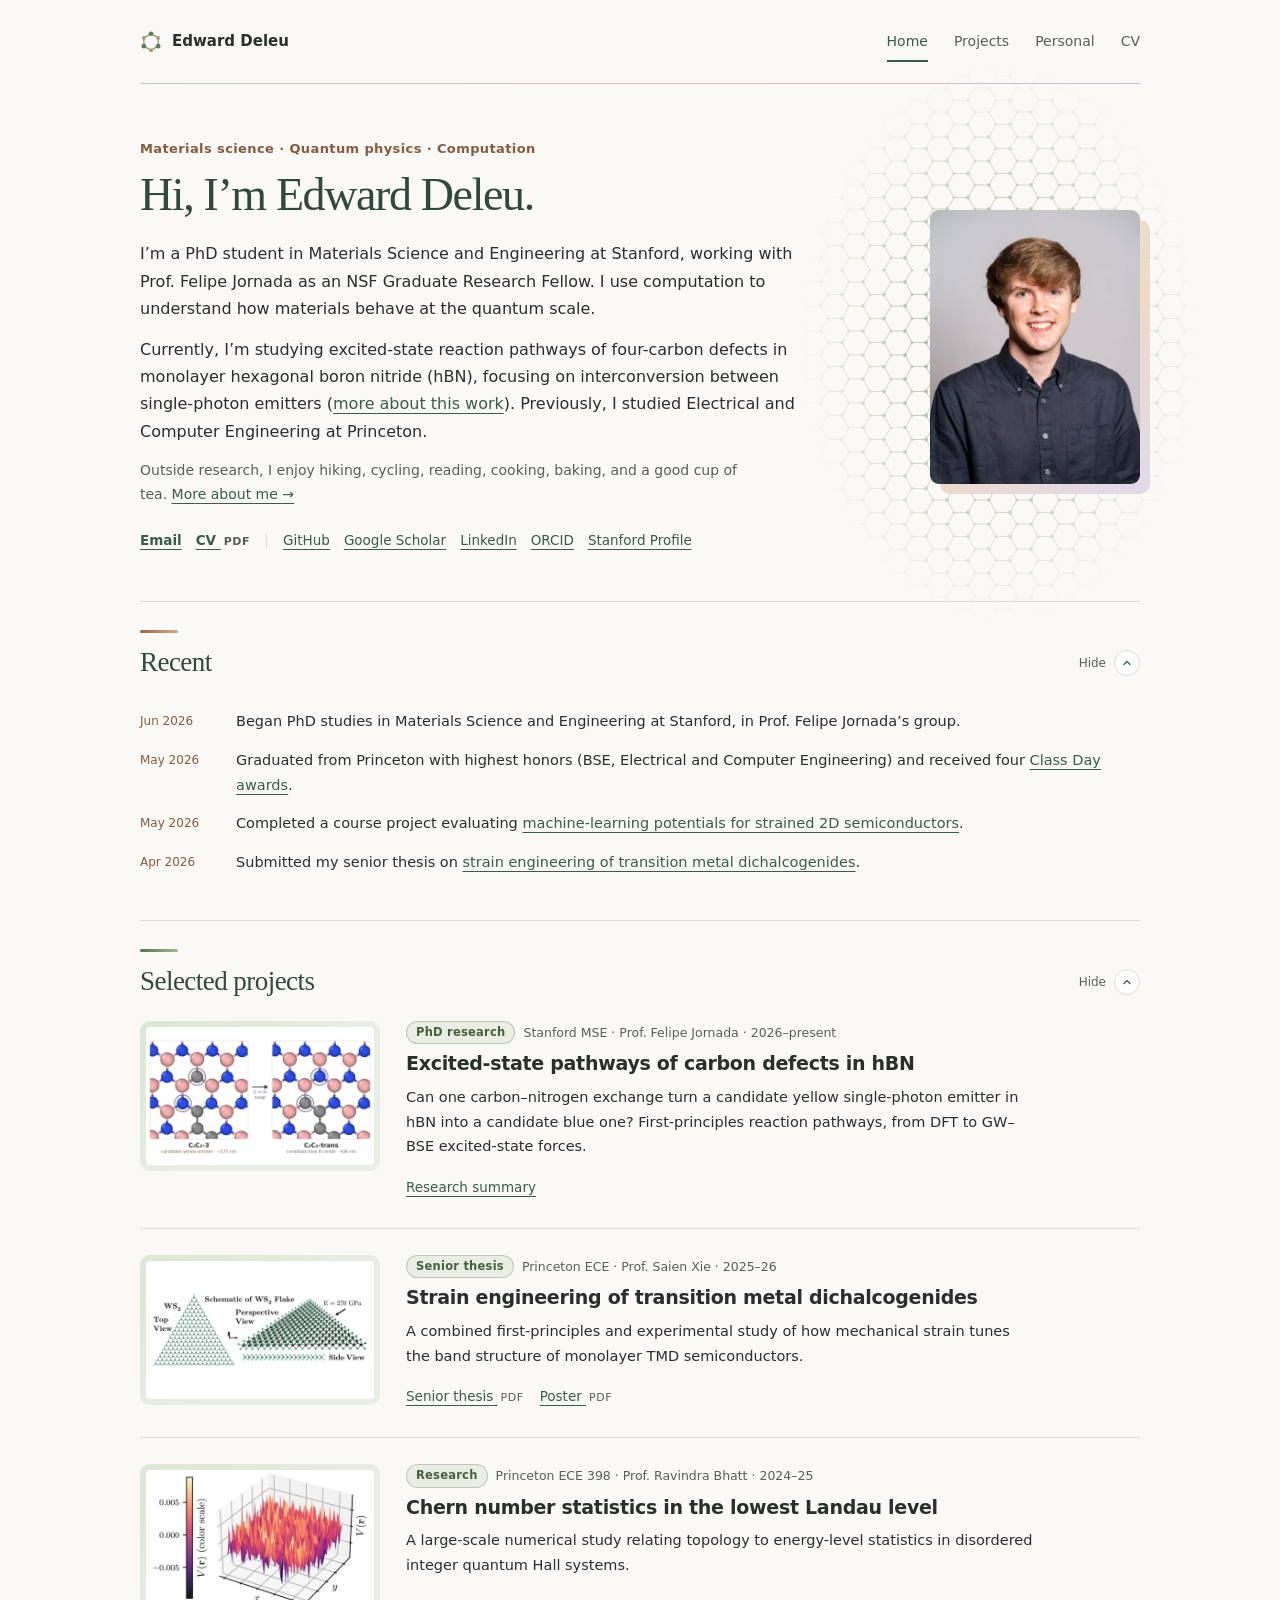
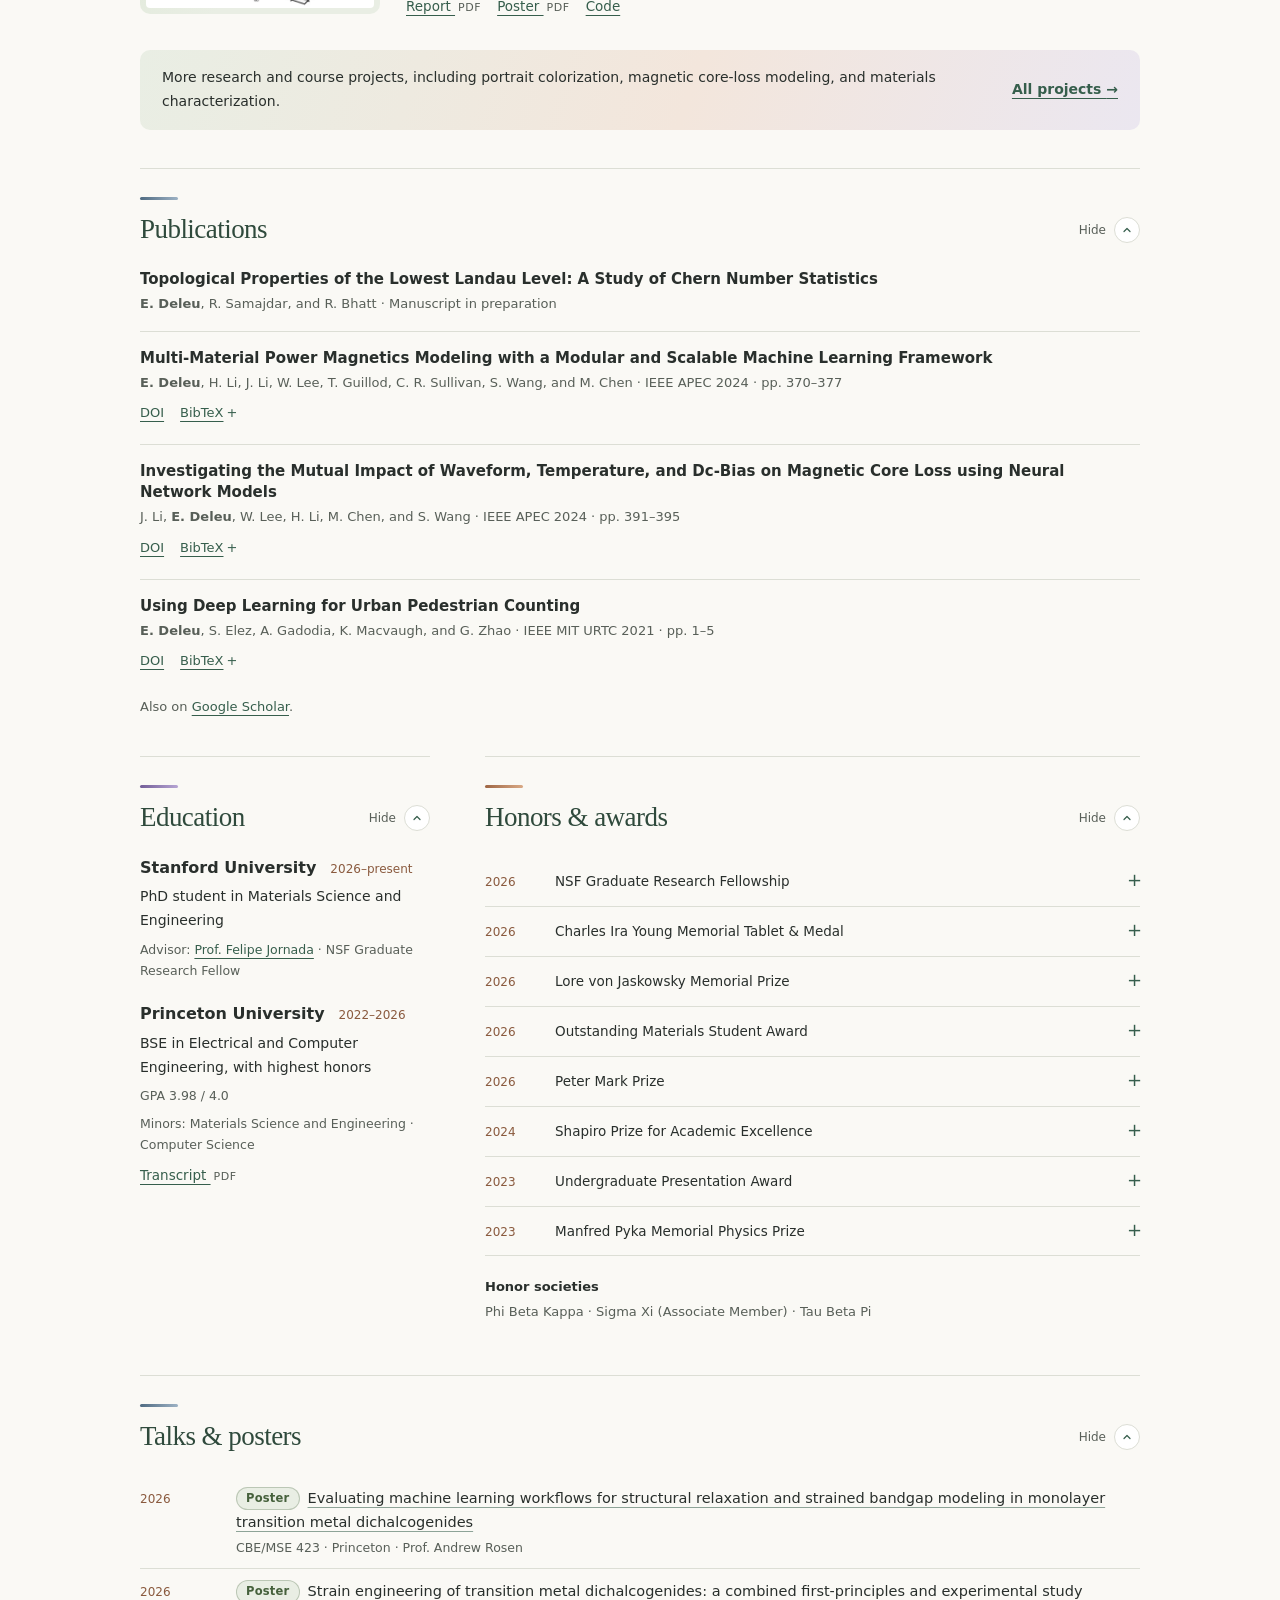
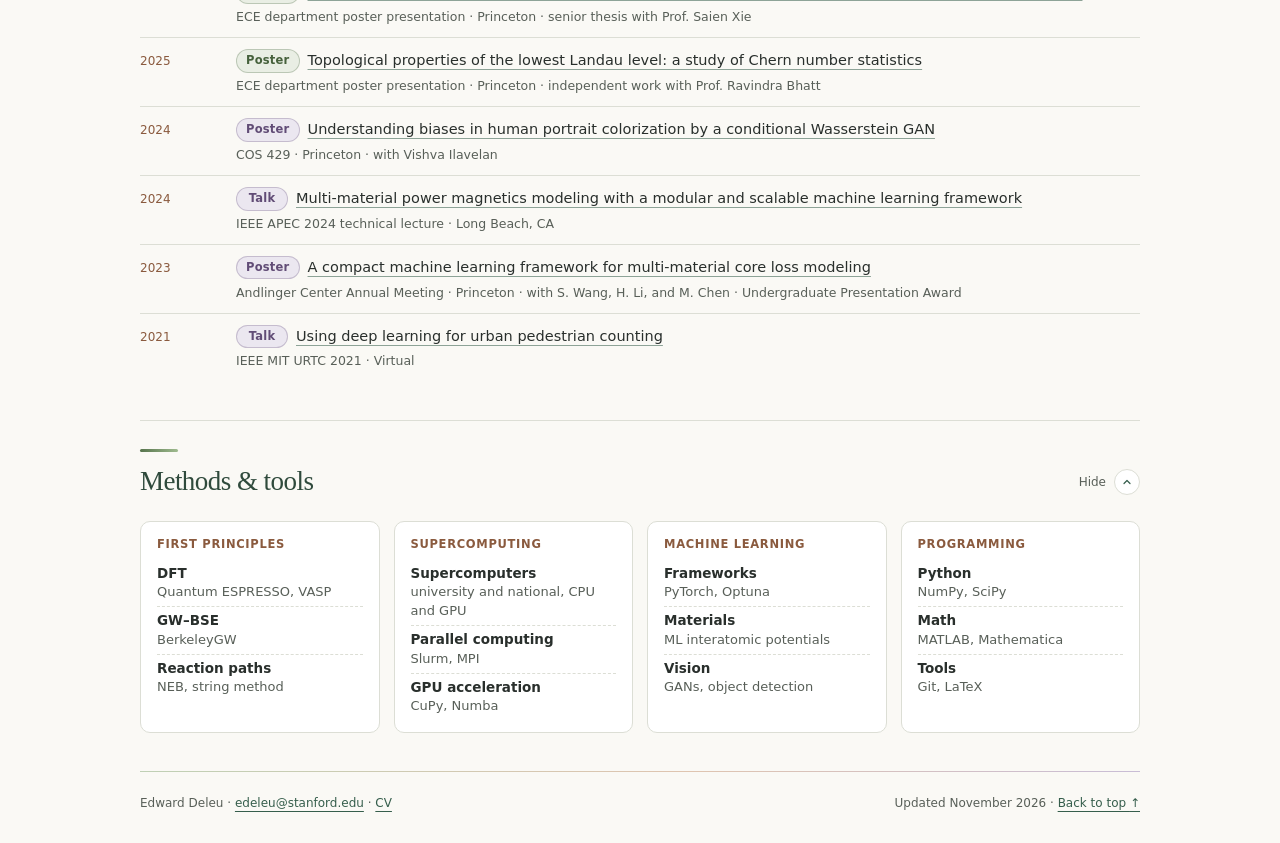
<file: docs/index.html>
<!doctype html>
<html lang="en">
<head>
<meta charset="utf-8">
<meta name="viewport" content="width=device-width, initial-scale=1">
<meta name="color-scheme" content="light only">
<title>Edward Deleu · Materials &amp; computation</title>
<meta name="description" content="Edward Deleu is a Stanford PhD student in Materials Science and Engineering, studying defects and excitons in 2D materials from first principles.">
<meta name="author" content="Edward Deleu">
<meta name="theme-color" content="#faf9f5">
<link rel="canonical" href="https://edeleu.com/">
<link rel="icon" href="favicon.svg" type="image/svg+xml">
<link rel="icon" href="favicon-32.png" sizes="32x32" type="image/png">
<link rel="apple-touch-icon" href="apple-touch-icon.png">
<meta property="og:type" content="website">
<meta property="og:site_name" content="Edward Deleu">
<meta property="og:title" content="Edward Deleu">
<meta property="og:description" content="Edward Deleu is a Stanford PhD student in Materials Science and Engineering, studying defects and excitons in 2D materials from first principles.">
<meta property="og:url" content="https://edeleu.com/">
<meta property="og:image" content="https://edeleu.com/assets/share-card.png">
<meta property="og:image:width" content="1200">
<meta property="og:image:height" content="630">
<meta property="og:image:alt" content="Edward Deleu, PhD student in Materials Science and Engineering at Stanford">
<meta name="twitter:card" content="summary_large_image">
<link rel="stylesheet" href="styles.css">
<script type="application/ld+json">{"@context":"https://schema.org","@type":"Person","name":"Edward Deleu","url":"https://edeleu.com/","image":"https://edeleu.com/assets/headshot.jpg","email":"mailto:edeleu@stanford.edu","jobTitle":"PhD student, Materials Science and Engineering","affiliation":{"@type":"CollegeOrUniversity","name":"Stanford University"},"alumniOf":{"@type":"CollegeOrUniversity","name":"Princeton University"},"sameAs":["https://github.com/edeleu","https://scholar.google.com/citations?user=3Ddc8dMAAAAJ","https://www.linkedin.com/in/edeleu/","https://orcid.org/0000-0002-6753-9575","https://profiles.stanford.edu/edward-deleu"]}</script>
</head>
<body id="top">
<a class="skip" href="#main">Skip to content</a>
<header class="wrap header">
  <a href="index.html" class="brand"><img src="favicon.svg" alt="" width="22" height="22">Edward Deleu</a>
  <nav class="site-nav" aria-label="Main navigation">
    <a href="index.html" aria-current="page">Home</a>
    <a href="projects.html">Projects</a>
    <a href="personal.html">Personal</a>
    <a href="documents/edward-deleu-cv.pdf">CV</a>
  </nav>
</header>

<main class="wrap" id="main">

<section class="hero" id="about" aria-labelledby="name">
  <div class="bio">
    <p class="eyebrow">Materials science · Quantum physics · Computation</p>
    <h1 id="name">Hi, I’m Edward Deleu.</h1>
    <p>I’m a PhD student in Materials Science and Engineering at Stanford, working with Prof.&nbsp;Felipe Jornada as an NSF Graduate Research Fellow. I use computation to understand how materials behave at the quantum scale.</p>
    <p>Currently, I’m studying excited-state reaction pathways of four-carbon defects in monolayer hexagonal boron nitride (hBN), focusing on interconversion between single-photon emitters (<a href="projects.html#hbn">more about this work</a>). Previously, I studied Electrical and Computer Engineering at Princeton.</p>
    <p class="hobbies">Outside research, I enjoy hiking, cycling, reading, cooking, baking, and a good cup of tea. <a href="personal.html">More about me <span aria-hidden="true">→</span></a></p>
    <div class="links profile-links">
      <a class="primary" href="mailto:edeleu@stanford.edu">Email</a>
      <a class="primary" href="documents/edward-deleu-cv.pdf">CV <span class="pdf">PDF</span></a>
      <span class="divider" aria-hidden="true"></span>
      <a href="https://github.com/edeleu">GitHub</a>
      <a href="https://scholar.google.com/citations?user=3Ddc8dMAAAAJ&amp;hl=en">Google Scholar</a>
      <a href="https://www.linkedin.com/in/edeleu/">LinkedIn</a>
      <a href="https://orcid.org/0000-0002-6753-9575">ORCID</a>
      <a href="https://profiles.stanford.edu/edward-deleu">Stanford Profile</a>
    </div>
  </div>
  <div class="portrait-frame">
    <img class="portrait" src="assets/thumbs/headshot.webp" width="210" height="274" alt="Portrait of Edward Deleu">
  </div>
</section>

<details class="fold bar-clay" id="news" open>
  <summary><h2>Recent</h2><span class="fold-toggle" aria-hidden="true"></span></summary>
  <div class="fold-body">
    <ul class="news">
      <li><time datetime="2026-06">Jun 2026</time><span>Began PhD studies in Materials Science and Engineering at Stanford, in Prof.&nbsp;Felipe Jornada’s group.</span></li>
      <li><time datetime="2026-05">May 2026</time><span>Graduated from Princeton with highest honors (BSE, Electrical and Computer Engineering) and received four <a href="#awards">Class Day awards</a>.</span></li>
      <li><time datetime="2026-05">May 2026</time><span>Completed a course project evaluating <a href="projects.html#tmd-mlip">machine-learning potentials for strained 2D semiconductors</a>.</span></li>
      <li><time datetime="2026-04">Apr 2026</time><span>Submitted my senior thesis on <a href="projects.html#strain-engineering">strain engineering of transition metal dichalcogenides</a>.</span></li>
    </ul>
  </div>
</details>

<details class="fold" id="projects" open>
  <summary><h2>Selected projects</h2><span class="fold-toggle" aria-hidden="true"></span></summary>
  <div class="fold-body">
    <article class="project">
      <div class="thumb-wrap">
        <a class="thumb" href="projects.html#hbn" tabindex="-1" aria-hidden="true"><img src="assets/thumbs/hbn-c2c2-swap.webp" srcset="assets/thumbs/hbn-c2c2-swap-480.webp 480w, assets/thumbs/hbn-c2c2-swap.webp 1200w" sizes="(max-width: 600px) 300px, (max-width: 820px) 200px, 240px" width="1200" height="620" alt="" loading="lazy"></a>
      </div>
      <div class="project-copy">
        <p class="meta"><span class="kind">PhD research</span>Stanford MSE · Prof.&nbsp;Felipe Jornada · <span class="nw">2026–present</span></p>
        <h3><a href="projects.html#hbn">Excited-state pathways of carbon defects in hBN</a></h3>
        <p>Can one carbon–nitrogen exchange turn a candidate yellow single-photon emitter in hBN into a candidate blue one? First-principles reaction pathways, from DFT to GW–BSE excited-state forces.</p>
        <div class="links">
          <a href="projects.html#hbn">Research summary</a>
        </div>
      </div>
    </article>

    <article class="project">
      <div class="thumb-wrap">
        <a class="thumb" href="projects.html#strain-engineering" tabindex="-1" aria-hidden="true"><img src="assets/thumbs/tmd-strain.webp" srcset="assets/thumbs/tmd-strain-480.webp 480w, assets/thumbs/tmd-strain.webp 960w" sizes="(max-width: 600px) 300px, (max-width: 820px) 200px, 240px" width="960" height="600" alt="" loading="lazy"></a>
      </div>
      <div class="project-copy">
        <p class="meta"><span class="kind">Senior thesis</span>Princeton ECE · Prof.&nbsp;Saien Xie · <span class="nw">2025–26</span></p>
        <h3><a href="projects.html#strain-engineering">Strain engineering of transition metal dichalcogenides</a></h3>
        <p>A combined first-principles and experimental study of how mechanical strain tunes the band structure of monolayer TMD semiconductors.</p>
        <div class="links">
          <a href="documents/tmd-strain-thesis.pdf">Senior thesis <span class="pdf">PDF</span></a>
          <a href="documents/tmd-strain-thesis-poster.pdf">Poster <span class="pdf">PDF</span></a>
        </div>
      </div>
    </article>

    <article class="project">
      <div class="thumb-wrap">
        <a class="thumb" href="projects.html#quantum-hall" tabindex="-1" aria-hidden="true"><img src="assets/thumbs/quantum-hall.webp" srcset="assets/thumbs/quantum-hall-480.webp 480w, assets/thumbs/quantum-hall.webp 960w" sizes="(max-width: 600px) 300px, (max-width: 820px) 200px, 240px" width="960" height="600" alt="" loading="lazy"></a>
      </div>
      <div class="project-copy">
        <p class="meta"><span class="kind">Research</span>Princeton ECE 398 · Prof.&nbsp;Ravindra Bhatt · <span class="nw">2024–25</span></p>
        <h3><a href="projects.html#quantum-hall">Chern number statistics in the lowest Landau level</a></h3>
        <p>A large-scale numerical study relating topology to energy-level statistics in disordered integer quantum Hall systems.</p>
        <div class="links">
          <a href="documents/quantum-hall-report.pdf">Report <span class="pdf">PDF</span></a>
          <a href="documents/quantum-hall-poster.pdf">Poster <span class="pdf">PDF</span></a>
          <a href="https://github.com/edeleu/iqhe-simulation">Code</a>
        </div>
      </div>
    </article>


    <div class="all-projects">
      <p>More research and course projects, including portrait colorization, magnetic core-loss modeling, and materials characterization.</p>
      <a href="projects.html">All projects <span aria-hidden="true">→</span></a>
    </div>
  </div>
</details>

<details class="fold bar-slate" id="publications" open>
  <summary><h2>Publications</h2><span class="fold-toggle" aria-hidden="true"></span></summary>
  <div class="fold-body">
    <article class="publication">
      <h3>Topological Properties of the Lowest Landau Level: A Study of Chern Number Statistics</h3>
      <p><strong>E. Deleu</strong>, R. Samajdar, and R. Bhatt · Manuscript in preparation</p>
    </article>
    <article class="publication">
      <h3>Multi-Material Power Magnetics Modeling with a Modular and Scalable Machine Learning Framework</h3>
      <p><strong>E. Deleu</strong>, H. Li, J. Li, W. Lee, T. Guillod, C. R. Sullivan, S. Wang, and M. Chen · IEEE APEC 2024 · pp. 370–377</p>
      <div class="pub-links"><a href="https://doi.org/10.1109/APEC48139.2024.10509142">DOI</a><details class="bibtex"><summary>BibTeX</summary><pre tabindex="0"><code>@inproceedings{deleu2024multimaterial,
  author    = {Deleu, Edward and Li, Haoran and Li, Joe and Lee, Wonju and
               Guillod, Thomas and Sullivan, Charles R. and Wang, Shukai and Chen, Minjie},
  title     = {Multi-Material Power Magnetics Modeling with a Modular and
               Scalable Machine Learning Framework},
  booktitle = {2024 IEEE Applied Power Electronics Conference and Exposition (APEC)},
  address   = {Long Beach, CA, USA},
  year      = {2024},
  pages     = {370--377},
  doi       = {10.1109/APEC48139.2024.10509142}
}</code></pre></details></div>
    </article>
    <article class="publication">
      <h3>Investigating the Mutual Impact of Waveform, Temperature, and Dc-Bias on Magnetic Core Loss using Neural Network Models</h3>
      <p>J. Li, <strong>E. Deleu</strong>, W. Lee, H. Li, M. Chen, and S. Wang · IEEE APEC 2024 · pp. 391–395</p>
      <div class="pub-links"><a href="https://doi.org/10.1109/APEC48139.2024.10509194">DOI</a><details class="bibtex"><summary>BibTeX</summary><pre tabindex="0"><code>@inproceedings{li2024mutual,
  author    = {Li, Joe and Deleu, Edward and Lee, Wonju and Li, Haoran and
               Chen, Minjie and Wang, Shukai},
  title     = {Investigating the Mutual Impact of Waveform, Temperature, and
               Dc-Bias on Magnetic Core Loss using Neural Network Models},
  booktitle = {2024 IEEE Applied Power Electronics Conference and Exposition (APEC)},
  address   = {Long Beach, CA, USA},
  year      = {2024},
  pages     = {391--395},
  doi       = {10.1109/APEC48139.2024.10509194}
}</code></pre></details></div>
    </article>
    <article class="publication">
      <h3>Using Deep Learning for Urban Pedestrian Counting</h3>
      <p><strong>E. Deleu</strong>, S. Elez, A. Gadodia, K. Macvaugh, and G. Zhao · IEEE MIT URTC 2021 · pp. 1–5</p>
      <div class="pub-links"><a href="https://doi.org/10.1109/URTC54388.2021.9701649">DOI</a><details class="bibtex"><summary>BibTeX</summary><pre tabindex="0"><code>@inproceedings{deleu2021pedestrian,
  author    = {Deleu, Edward and Elez, Stefan and Gadodia, Ansh and
               Macvaugh, Kyra and Zhao, Grace},
  title     = {Using Deep Learning for Urban Pedestrian Counting},
  booktitle = {2021 IEEE MIT Undergraduate Research Technology Conference (URTC)},
  address   = {Cambridge, MA, USA},
  year      = {2021},
  pages     = {1--5},
  doi       = {10.1109/URTC54388.2021.9701649}
}</code></pre></details></div>
    </article>
    <p class="section-note pub-note">Also on <a href="https://scholar.google.com/citations?user=3Ddc8dMAAAAJ&amp;hl=en">Google Scholar</a>.</p>
  </div>
</details>


<div class="support">
  <details class="fold bar-lilac" id="education" open>
    <summary><h2>Education</h2><span class="fold-toggle" aria-hidden="true"></span></summary>
    <div class="fold-body">
      <article class="entry">
        <div class="education-head"><h3>Stanford University</h3><span>2026–present</span></div>
        <p>PhD student in Materials Science and Engineering</p>
        <p class="meta">Advisor: <a href="https://profiles.stanford.edu/felipe-jornada">Prof.&nbsp;Felipe Jornada</a> · NSF Graduate Research Fellow</p>
      </article>
      <article class="entry">
        <div class="education-head"><h3>Princeton University</h3><span>2022–2026</span></div>
        <p>BSE in Electrical and Computer Engineering, with highest honors</p>
        <p class="meta">GPA 3.98 / 4.0</p>
        <p class="meta">Minors: Materials Science and Engineering · Computer Science</p>
        <div class="links"><a href="documents/princeton-transcript.pdf">Transcript <span class="pdf">PDF</span></a></div>
      </article>
    </div>
  </details>

  <details class="fold bar-clay" id="awards" open>
    <summary><h2>Honors &amp; awards</h2><span class="fold-toggle" aria-hidden="true"></span></summary>
    <div class="fold-body">
      <details class="award"><summary><span class="year">2026</span><span>NSF Graduate Research Fellowship</span></summary><div class="award-detail"><p class="meta">National Science Foundation</p><p>A fellowship supporting graduate students pursuing research-based degrees in science and engineering, recognizing their potential to contribute to research and education.</p><a href="https://www.nsf.gov/funding/initiatives/grfp/about">About the GRFP</a></div></details>
      <details class="award"><summary><span class="year">2026</span><span>Charles Ira Young Memorial Tablet &amp; Medal</span></summary><div class="award-detail"><p class="meta">Princeton Electrical and Computer Engineering</p><p>The department’s top honor, recognizing extraordinary research efforts. Co-recipient with Christine Guo.</p><a href="https://ece.princeton.edu/news/90-graduating-seniors-celebrated-class-day-2026">ECE Class Day 2026</a></div></details>
      <details class="award"><summary><span class="year">2026</span><span>Lore von Jaskowsky Memorial Prize</span></summary><div class="award-detail"><p class="meta">Princeton School of Engineering and Applied Science</p><p>Awarded to a senior for research contributions and positive impact on university life, with plans for a career in engineering or applied science.</p><a href="https://ece.princeton.edu/news/90-graduating-seniors-celebrated-class-day-2026">ECE Class Day 2026</a></div></details>
      <details class="award"><summary><span class="year">2026</span><span>Outstanding Materials Student Award</span></summary><div class="award-detail"><p class="meta">Princeton Materials Institute</p><p>The institute’s highest undergraduate honor, recognizing combined excellence in academics, research, and dedication to materials science. Co-recipient with Eva Reed.</p><span class="award-links"><a href="https://materials.princeton.edu/news/2026/mse-class-day-2026">MSE Class Day 2026</a><a href="https://materials.princeton.edu/education/undergraduate/student-awards/outstanding-materials-student-award">About the award</a></span></div></details>
      <details class="award"><summary><span class="year">2026</span><span>Peter Mark Prize</span></summary><div class="award-detail"><p class="meta">Princeton Electrical and Computer Engineering</p><p>Awarded for outstanding accomplishments in electronic materials and devices. Co-recipient with Pranav Mathur.</p><a href="https://ece.princeton.edu/news/90-graduating-seniors-celebrated-class-day-2026">ECE Class Day 2026</a></div></details>
      <details class="award"><summary><span class="year">2024</span><span>Shapiro Prize for Academic Excellence</span></summary><div class="award-detail"><p class="meta">Princeton University</p><p>Recognizes outstanding academic achievement in the first two years of study, based on the range, depth, and difficulty of coursework.</p><a href="https://odoc.princeton.edu/faculty-staff/shapiro-prize-academic-excellence">About the prize</a></div></details>
      <details class="award"><summary><span class="year">2023</span><span>Undergraduate Presentation Award</span></summary><div class="award-detail"><p class="meta">Princeton Andlinger Center · Sponsored by Siemens</p><p>Awarded for my poster on a compact machine-learning framework for multi-material magnetic core-loss modeling at the Andlinger Center’s annual meeting.</p><span class="award-links"><a href="documents/core-loss-poster.pdf">Awarded poster</a><a href="https://acee.princeton.edu/events/2023-annual-meeting/">2023 Annual Meeting</a></span></div></details>
      <details class="award"><summary><span class="year">2023</span><span>Manfred Pyka Memorial Physics Prize</span></summary><div class="award-detail"><p class="meta">Princeton University</p><p>Recognizes excellence in physics coursework and promise in independent research.</p><a href="https://phy.princeton.edu/courses/undergraduate/honors-awards">Physics honors and awards</a></div></details>
      <div class="societies"><h3>Honor societies</h3><p>Phi&nbsp;Beta&nbsp;Kappa · Sigma&nbsp;Xi (Associate&nbsp;Member) · Tau&nbsp;Beta&nbsp;Pi</p></div>
    </div>
  </details>
</div>

<details class="fold bar-slate" id="talks" open>
  <summary><h2>Talks &amp; posters</h2><span class="fold-toggle" aria-hidden="true"></span></summary>
  <div class="fold-body">
    <ul class="talks">
      <li><time>2026</time><div><p class="talk-title"><span class="kind">Poster</span><a href="documents/tmd-mlip-poster.pdf">Evaluating machine learning workflows for structural relaxation and strained bandgap modeling in monolayer transition metal dichalcogenides</a></p><p class="meta">CBE/MSE 423 · Princeton · Prof.&nbsp;Andrew Rosen</p></div></li>
      <li><time>2026</time><div><p class="talk-title"><span class="kind">Poster</span><a href="documents/tmd-strain-thesis-poster.pdf">Strain engineering of transition metal dichalcogenides: a combined first-principles and experimental study</a></p><p class="meta">ECE department poster presentation · Princeton · senior thesis with Prof.&nbsp;Saien Xie</p></div></li>
      <li><time>2025</time><div><p class="talk-title"><span class="kind">Poster</span><a href="documents/quantum-hall-poster.pdf">Topological properties of the lowest Landau level: a study of Chern number statistics</a></p><p class="meta">ECE department poster presentation · Princeton · independent work with Prof.&nbsp;Ravindra Bhatt</p></div></li>
      <li class="lilac"><time>2024</time><div><p class="talk-title"><span class="kind">Poster</span><a href="documents/colorization-poster.pdf">Understanding biases in human portrait colorization by a conditional Wasserstein GAN</a></p><p class="meta">COS 429 · Princeton · with Vishva Ilavelan</p></div></li>
      <li class="lilac"><time>2024</time><div><p class="talk-title"><span class="kind">Talk</span><a href="https://doi.org/10.1109/APEC48139.2024.10509142">Multi-material power magnetics modeling with a modular and scalable machine learning framework</a></p><p class="meta">IEEE APEC 2024 technical lecture · Long Beach, CA</p></div></li>
      <li class="lilac"><time>2023</time><div><p class="talk-title"><span class="kind">Poster</span><a href="documents/core-loss-poster.pdf">A compact machine learning framework for multi-material core loss modeling</a></p><p class="meta">Andlinger Center Annual Meeting · Princeton · with S. Wang, H. Li, and M. Chen · Undergraduate Presentation Award</p></div></li>
      <li class="lilac"><time>2021</time><div><p class="talk-title"><span class="kind">Talk</span><a href="https://doi.org/10.1109/URTC54388.2021.9701649">Using deep learning for urban pedestrian counting</a></p><p class="meta">IEEE MIT URTC 2021 · Virtual</p></div></li>
    </ul>
  </div>
</details>

<details class="fold" id="tools" open>
  <summary><h2>Methods &amp; tools</h2><span class="fold-toggle" aria-hidden="true"></span></summary>
  <div class="fold-body">
    <div class="toolkit">
      <section class="tool-group">
        <h3>First principles</h3>
        <ul>
          <li><b>DFT</b> Quantum ESPRESSO, VASP</li>
          <li><b>GW–BSE</b> BerkeleyGW</li>
          <li><b>Reaction paths</b> NEB, string method</li>
        </ul>
      </section>
      <section class="tool-group">
        <h3>Supercomputing</h3>
        <ul>
          <li><b>Supercomputers</b> university and national, CPU and GPU</li>
          <li><b>Parallel computing</b> Slurm, MPI</li>
          <li><b>GPU acceleration</b> CuPy, Numba</li>
        </ul>
      </section>
      <section class="tool-group">
        <h3>Machine learning</h3>
        <ul>
          <li><b>Frameworks</b> PyTorch, Optuna</li>
          <li><b>Materials</b> ML interatomic potentials</li>
          <li><b>Vision</b> GANs, object detection</li>
        </ul>
      </section>
      <section class="tool-group">
        <h3>Programming</h3>
        <ul>
          <li><b>Python</b> NumPy, SciPy</li>
          <li><b>Math</b> MATLAB, Mathematica</li>
          <li><b>Tools</b> Git, LaTeX</li>
        </ul>
      </section>
    </div>
  </div>
</details>

</main>
<footer class="wrap">
  <span>Edward Deleu · <a href="mailto:edeleu@stanford.edu">edeleu@stanford.edu</a> · <a href="documents/edward-deleu-cv.pdf">CV</a></span>
  <span>Updated November 2026 · <a href="#top">Back to top <span aria-hidden="true">↑</span></a></span>
</footer>
</body>
</html>
</file>
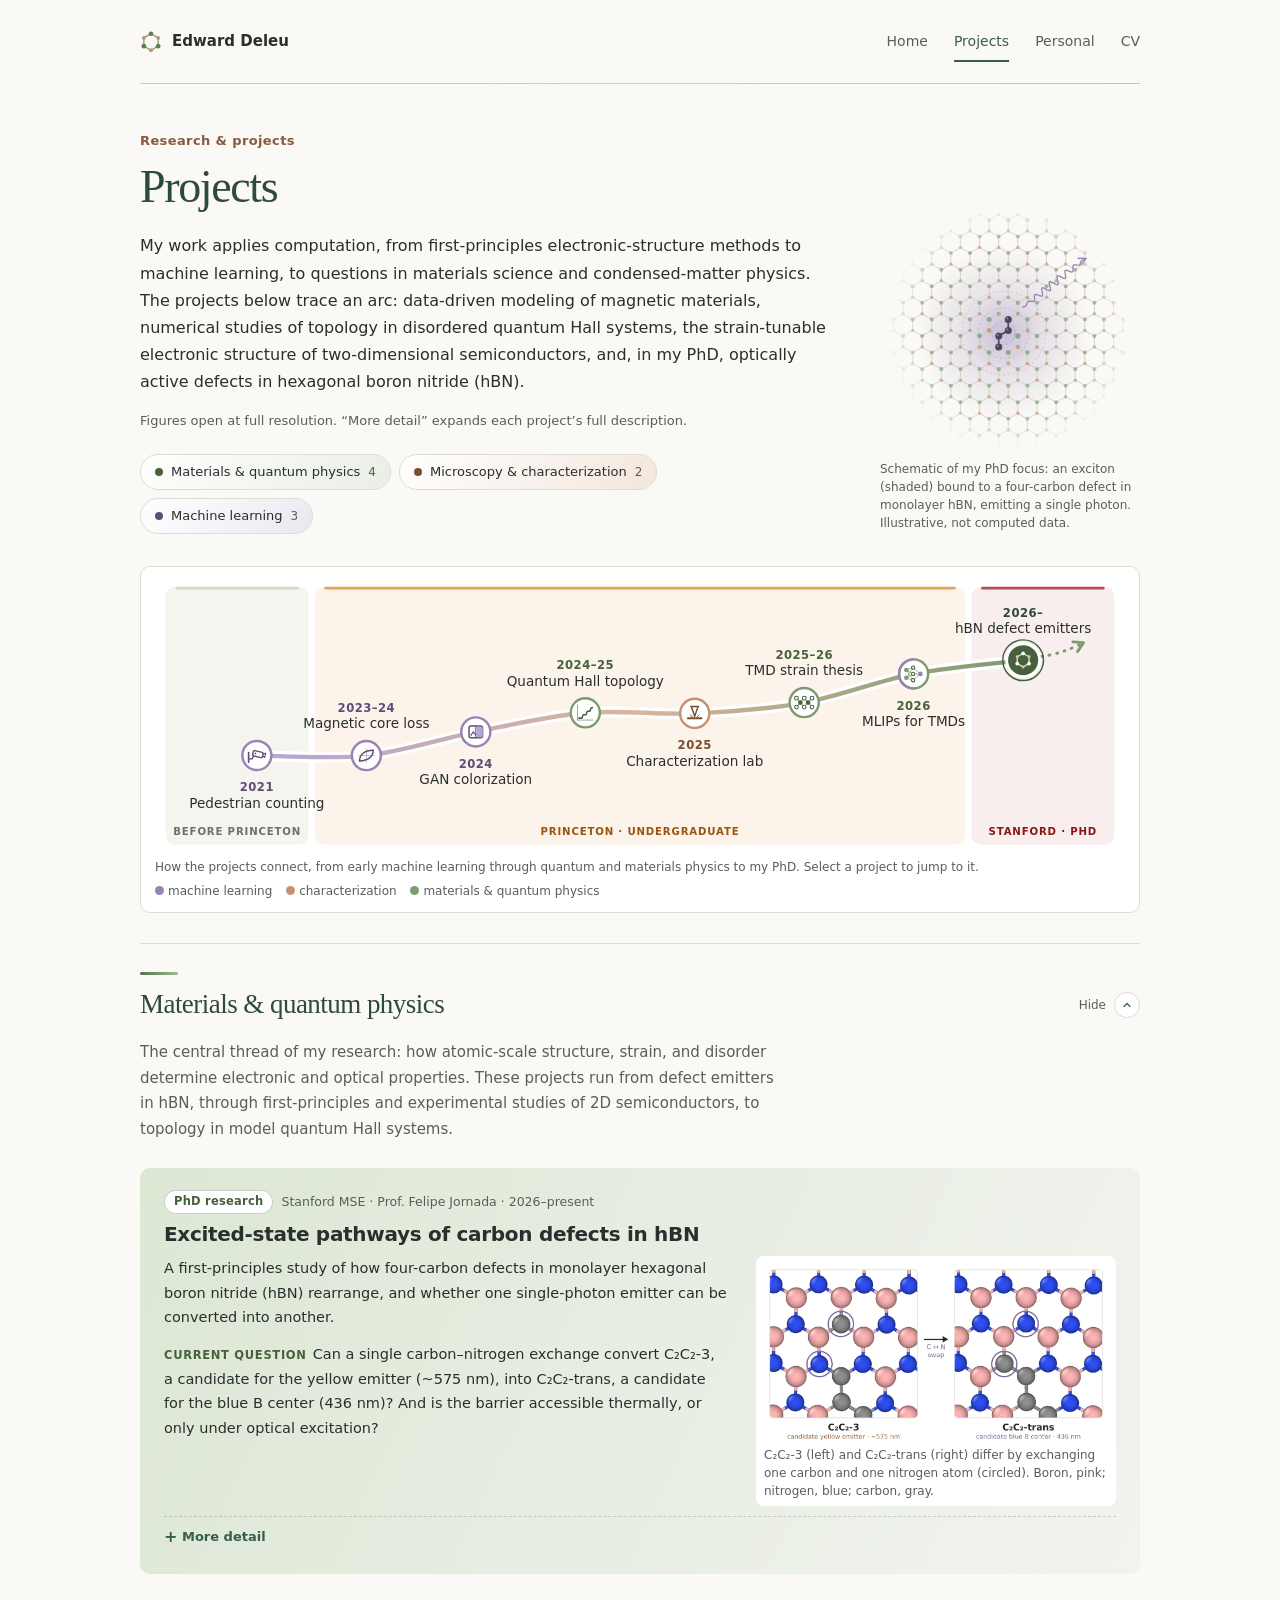
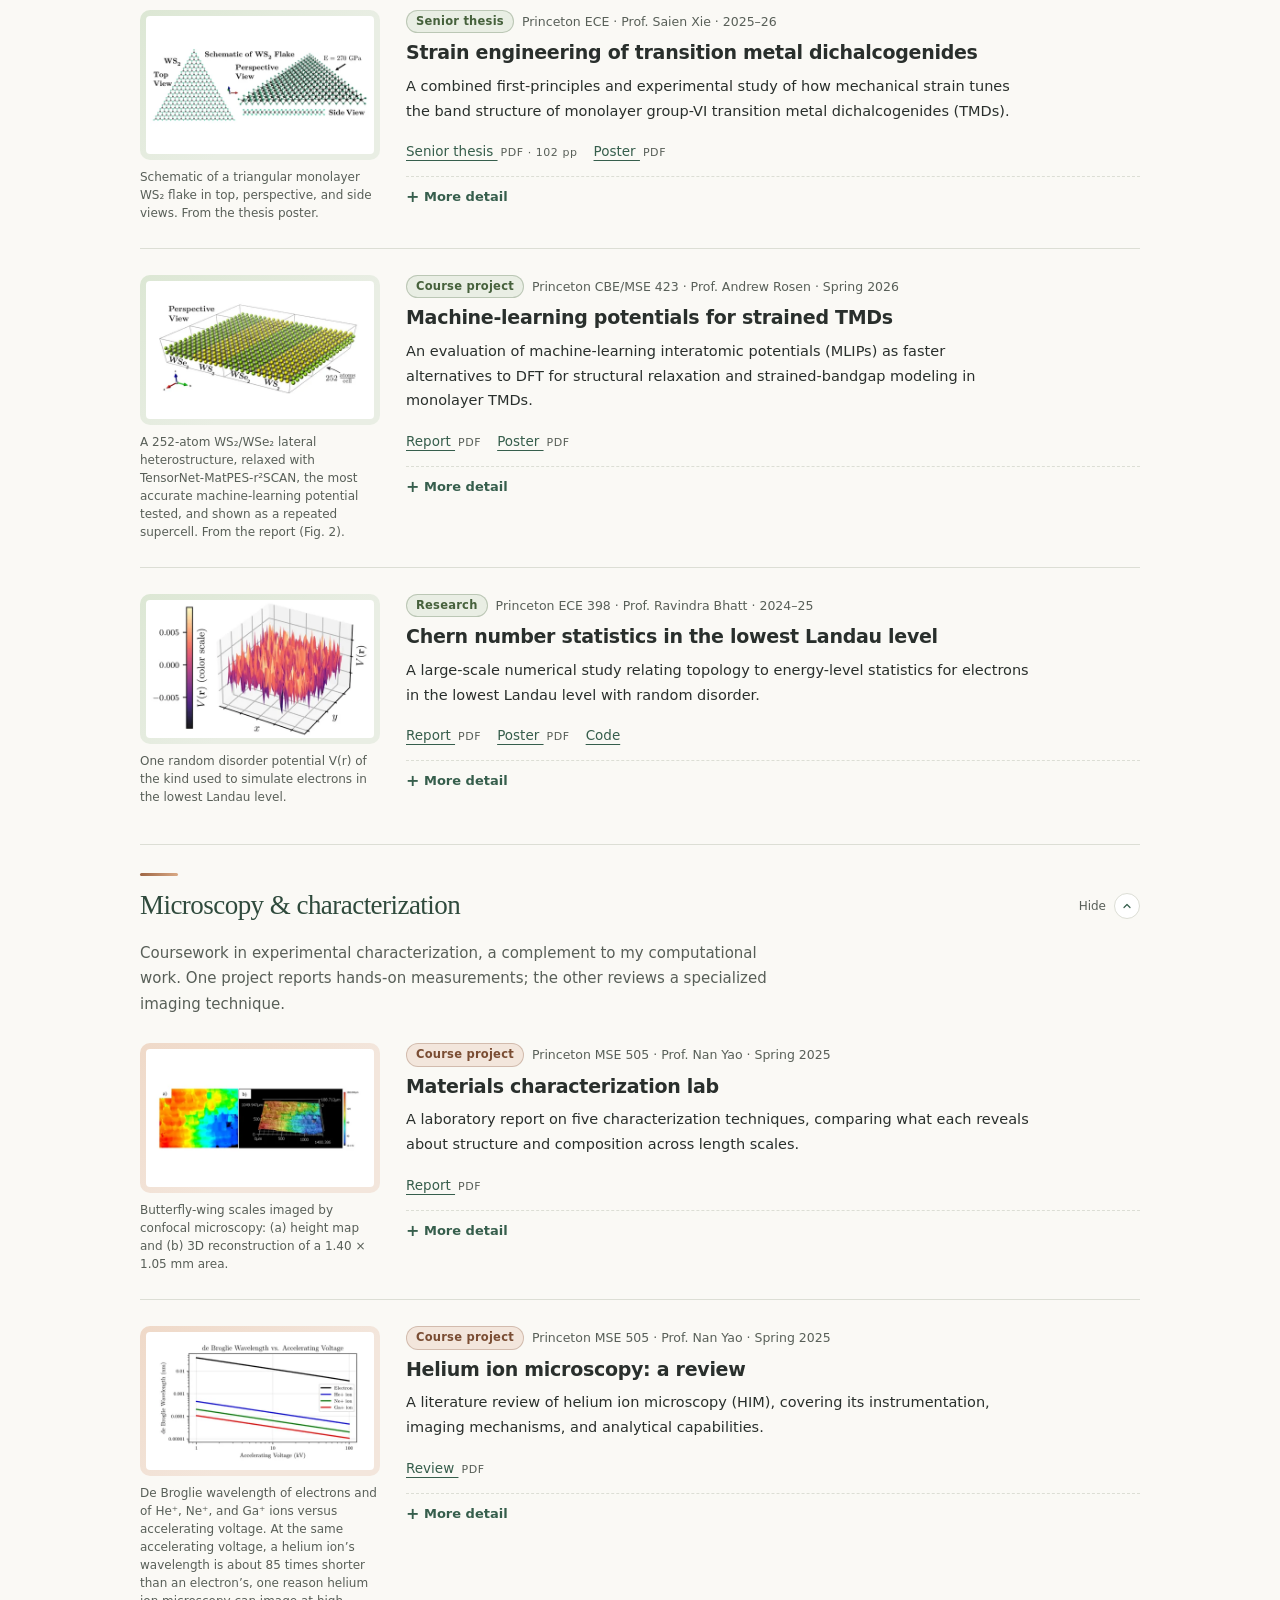
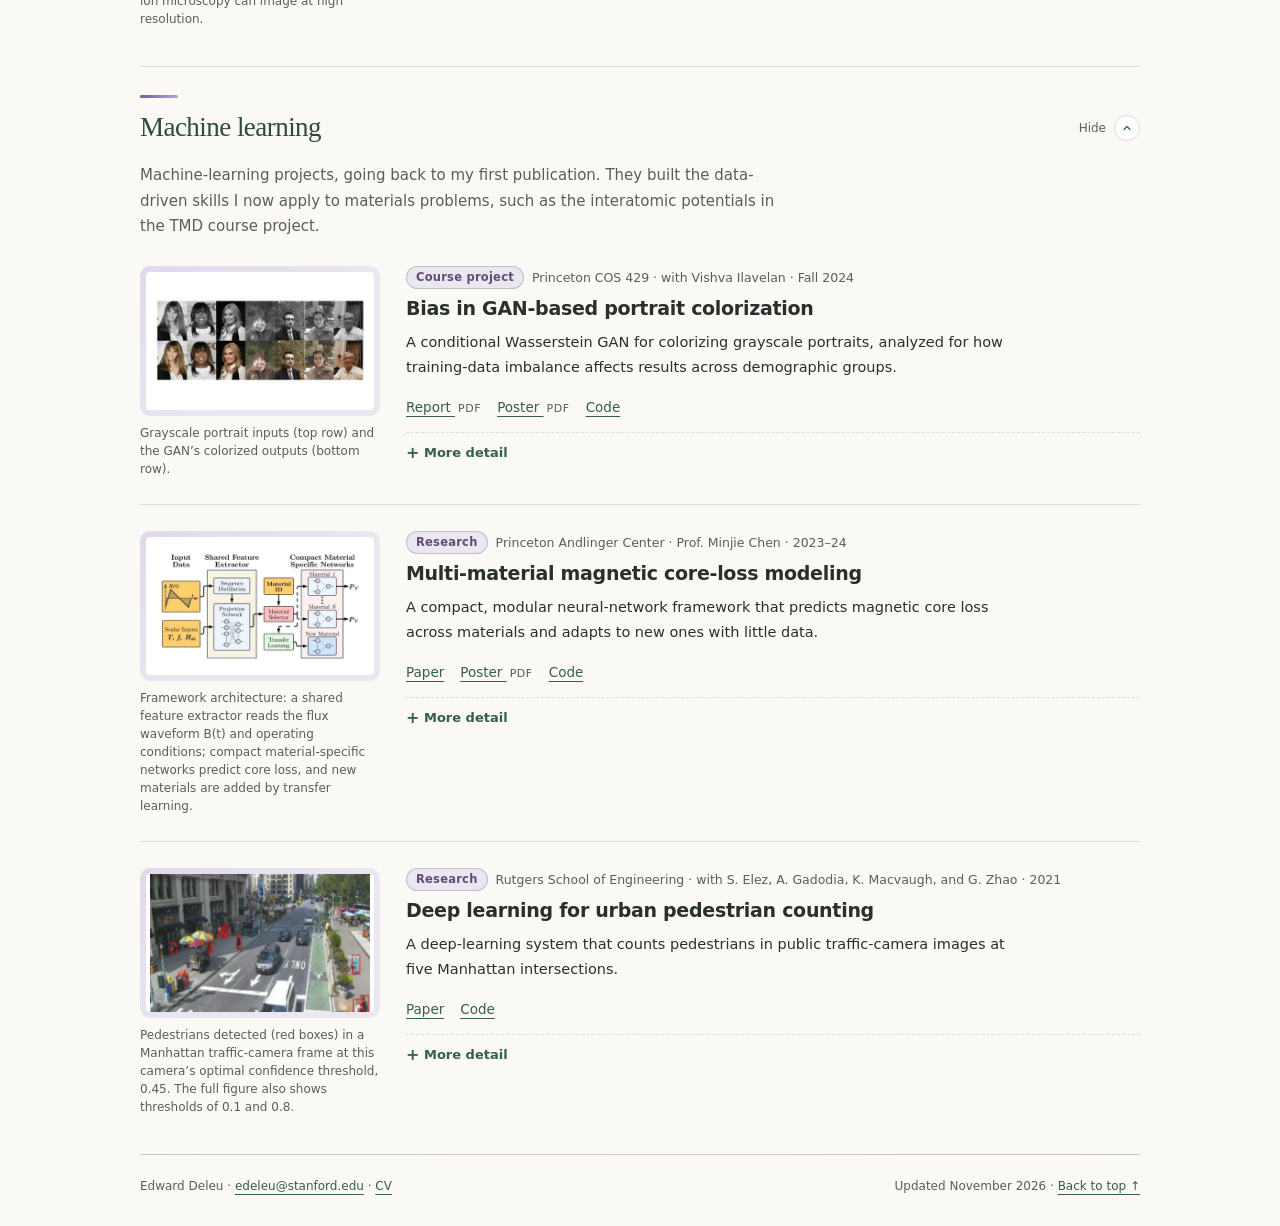
<file: docs/projects.html>
<!doctype html>
<html lang="en">
<head>
<meta charset="utf-8">
<meta name="viewport" content="width=device-width, initial-scale=1">
<meta name="color-scheme" content="light only">
<title>Projects · Edward Deleu</title>
<meta name="description" content="Research by Edward Deleu: defect emitters in hBN, strain in 2D semiconductors, quantum Hall physics, materials characterization, and machine learning.">
<meta name="author" content="Edward Deleu">
<meta name="theme-color" content="#faf9f5">
<link rel="canonical" href="https://edeleu.com/projects.html">
<link rel="icon" href="favicon.svg" type="image/svg+xml">
<link rel="icon" href="favicon-32.png" sizes="32x32" type="image/png">
<link rel="apple-touch-icon" href="apple-touch-icon.png">
<meta property="og:type" content="website">
<meta property="og:site_name" content="Edward Deleu">
<meta property="og:title" content="Projects · Edward Deleu">
<meta property="og:description" content="Research by Edward Deleu: defect emitters in hBN, strain in 2D semiconductors, quantum Hall physics, materials characterization, and machine learning.">
<meta property="og:url" content="https://edeleu.com/projects.html">
<meta property="og:image" content="https://edeleu.com/assets/share-card.png">
<meta property="og:image:width" content="1200">
<meta property="og:image:height" content="630">
<meta property="og:image:alt" content="Edward Deleu, PhD student in Materials Science and Engineering at Stanford">
<meta name="twitter:card" content="summary_large_image">
<link rel="stylesheet" href="styles.css">
</head>
<body id="top">
<a class="skip" href="#main">Skip to content</a>
<header class="wrap header">
  <a href="index.html" class="brand"><img src="favicon.svg" alt="" width="22" height="22">Edward Deleu</a>
  <nav class="site-nav" aria-label="Main navigation">
    <a href="index.html">Home</a>
    <a href="projects.html" aria-current="page">Projects</a>
    <a href="personal.html">Personal</a>
    <a href="documents/edward-deleu-cv.pdf">CV</a>
  </nav>
</header>

<main class="wrap" id="main">
<div class="intro-grid">
<div class="intro-main">
<div class="page-intro overview">
  <p class="eyebrow">Research &amp; projects</p>
  <h1>Projects</h1>
  <p class="lede">My work applies computation, from first-principles electronic-structure methods to machine learning, to questions in materials science and condensed-matter physics. The projects below trace an arc: data-driven modeling of magnetic materials, numerical studies of topology in disordered quantum Hall systems, the strain-tunable electronic structure of two-dimensional semiconductors, and, in my PhD, optically active defects in hexagonal boron nitride (hBN).</p>
  <p class="section-note">Figures open at full resolution. “More detail” expands each project’s full description.</p>
</div>
<nav class="topic-nav" aria-label="Project topics">
  <a class="sage" href="#materials">Materials &amp; quantum physics <span class="count">4</span></a>
  <a class="clay" href="#characterization">Microscopy &amp; characterization <span class="count">2</span></a>
  <a class="lilac" href="#learning">Machine learning <span class="count">3</span></a>
</nav>
</div>
<figure class="intro-figure">
  <img src="assets/figures/hbn-exciton.svg" width="400" height="400" loading="lazy" alt="Schematic of a honeycomb hBN lattice with a four-carbon defect at its center, surrounded by a shaded exciton envelope with dashed contours, and a wavy arrow for an emitted photon.">
  <figcaption>Schematic of my PhD focus: an exciton (shaded) bound to a four-carbon defect in monolayer hBN, emitting a single photon. Illustrative, not computed data.</figcaption>
</figure>
</div>

<!-- research-arc:start -->
<figure class="research-arc" aria-labelledby="arc-cap">
<svg class="arc-svg" viewBox="0 0 1000 286" role="group" aria-label="Research arc: projects from 2021 to the present, linked to their entries">
<defs><linearGradient id="arcg" x1="0" x2="1" y1="0" y2="0"><stop offset="0" stop-color="#b6a5d3"/><stop offset=".5" stop-color="#d9b59a"/><stop offset="1" stop-color="#7d9a70"/></linearGradient><marker id="arch" viewBox="0 0 10 10" refX="5" refY="5" markerUnits="userSpaceOnUse" markerWidth="16" markerHeight="16" orient="auto"><path d="M2 1.5 8 5 2 8.5" fill="none" stroke="#7d9a70" stroke-width="1.8" stroke-linecap="round" stroke-linejoin="round"/></marker></defs>
<rect class="arc-era" x="11.0" y="10" width="147.4" height="266" rx="10" fill="#f5f4ef"/>
<rect x="21.0" y="10" width="127.4" height="3" rx="1.5" fill="#d6d8cf"/>
<text x="84.7" y="266.0" text-anchor="middle" class="arc-era-label" fill="#6c726a">Before Princeton</text>
<rect class="arc-era" x="164.4" y="10" width="671.1" height="266" rx="10" fill="#fcf3ea"/>
<rect x="174.4" y="10" width="651.1" height="3" rx="1.5" fill="#e8a35c"/>
<text x="500.0" y="266.0" text-anchor="middle" class="arc-era-label" fill="#9a5410">Princeton · undergraduate</text>
<rect class="arc-era" x="841.6" y="10" width="147.4" height="266" rx="10" fill="#f9eeee"/>
<rect x="851.6" y="10" width="127.4" height="3" rx="1.5" fill="#b5524f"/>
<text x="915.3" y="266.0" text-anchor="middle" class="arc-era-label" fill="#8c1515">Stanford · PhD</text>
<path d="M105.0 184.0 C123.8 184.0 180.2 188.2 217.9 184.1 C255.5 180.0 293.1 167.0 330.7 159.7 C368.3 152.3 406.0 143.2 443.6 140.0 C481.2 136.8 518.8 142.4 556.4 140.6 C594.0 138.9 631.7 136.3 669.3 129.5 C706.9 122.7 744.5 107.2 782.1 99.9 C819.8 92.7 876.2 88.2 895.0 85.8" fill="none" stroke="#ffffff" stroke-width="11" stroke-linecap="round"/>
<path d="M105.0 184.0 C123.8 184.0 180.2 188.2 217.9 184.1 C255.5 180.0 293.1 167.0 330.7 159.7 C368.3 152.3 406.0 143.2 443.6 140.0 C481.2 136.8 518.8 142.4 556.4 140.6 C594.0 138.9 631.7 136.3 669.3 129.5 C706.9 122.7 744.5 107.2 782.1 99.9 C819.8 92.7 876.2 88.2 895.0 85.8" fill="none" stroke="url(#arcg)" stroke-width="4.5" stroke-linecap="round"/>
<path d="M914.0 81.8 Q932.0 79.8 953.0 69.8" fill="none" stroke="#7d9a70" stroke-width="3" stroke-linecap="round" stroke-dasharray="1 7" marker-end="url(#arch)"/>
<a href="#pedestrian-counting" class="arc-node">
<title>Pedestrian counting (2021)</title>
<circle class="arc-dot" cx="105.0" cy="184.0" r="15" fill="#ffffff" stroke="#9883b4" stroke-width="2.5"/>
<g transform="translate(105.0 184.0)" fill="none" stroke="#614c76" stroke-width="1.5" stroke-linecap="round" stroke-linejoin="round"><path d="M-8.5 -3v10" stroke-width="1.7"/><path d="M-8.5 3.5h3.6l1.4-2.6" stroke-width="1.3"/><g transform="translate(1 -1.2) rotate(14)"><rect x="-5.2" y="-3" width="10.4" height="5.6" rx="1.4"/><path d="M5.2 -2.2l2.4 -.7v4.2l-2.4 -.7" stroke-width="1.2"/><circle cx="-2.6" cy="-.2" r=".9" fill="#614c76" stroke="none"/></g></g>
<text x="105.0" y="221.0" text-anchor="middle" class="arc-year" fill="#614c76">2021</text>
<text x="105.0" y="238.0" text-anchor="middle" class="arc-title">Pedestrian counting</text>
</a>
<a href="#core-loss" class="arc-node">
<title>Magnetic core loss (2023–24)</title>
<circle class="arc-dot" cx="217.9" cy="184.1" r="15" fill="#ffffff" stroke="#9883b4" stroke-width="2.5"/>
<g transform="translate(217.9 184.1)" fill="none" stroke="#614c76" stroke-width="1.5" stroke-linecap="round" stroke-linejoin="round"><path d="M-8 0H8M0 -7V7" stroke-width=".8" stroke-opacity=".45"/><path d="M-7 5.5C-7 -1 -2 -5.5 7 -5.5"/><path d="M7 -5.5C7 1 2 5.5 -7 5.5"/></g>
<text x="217.9" y="139.1" text-anchor="middle" class="arc-year" fill="#614c76">2023–24</text>
<text x="217.9" y="156.1" text-anchor="middle" class="arc-title">Magnetic core loss</text>
</a>
<a href="#colorization" class="arc-node">
<title>GAN colorization (2024)</title>
<circle class="arc-dot" cx="330.7" cy="159.7" r="15" fill="#ffffff" stroke="#9883b4" stroke-width="2.5"/>
<g transform="translate(330.7 159.7)" fill="none" stroke="#614c76" stroke-width="1.5" stroke-linecap="round" stroke-linejoin="round"><rect x="-7" y="-6" width="14" height="12" rx="2"/><path d="M0 -6v12" stroke-width="1"/><path d="M0.6 -5.4h5.2a1.4 1.4 0 0 1 1.4 1.4v8a1.4 1.4 0 0 1 -1.4 1.4H0.6z" fill="#b6a5d3" stroke="none"/><path d="M-5 3.5 -2.5 0 0 3" stroke-width="1.2"/></g>
<text x="330.7" y="196.7" text-anchor="middle" class="arc-year" fill="#614c76">2024</text>
<text x="330.7" y="213.7" text-anchor="middle" class="arc-title">GAN colorization</text>
</a>
<a href="#quantum-hall" class="arc-node">
<title>Quantum Hall topology (2024–25)</title>
<circle class="arc-dot" cx="443.6" cy="140.0" r="15" fill="#ffffff" stroke="#7d9a70" stroke-width="2.5"/>
<g transform="translate(443.6 140.0)" fill="none" stroke="#46613c" stroke-width="1.5" stroke-linecap="round" stroke-linejoin="round"><path d="M-8 7.5H8M-8 7.5V-8" stroke-width="1" stroke-opacity=".55"/><path d="M-6.5 5.5H-3.6C-2.8 5.5 -2.8 2 -2 2H0.6C1.4 2 1.4 -1.6 2.2 -1.6H4.6C5.4 -1.6 5.4 -5.2 6.2 -5.2H7.5" stroke-width="1.6"/></g>
<text x="443.6" y="95.0" text-anchor="middle" class="arc-year" fill="#46613c">2024–25</text>
<text x="443.6" y="112.0" text-anchor="middle" class="arc-title">Quantum Hall topology</text>
</a>
<a href="#mse505-lab" class="arc-node">
<title>Characterization lab (2025)</title>
<circle class="arc-dot" cx="556.4" cy="140.6" r="15" fill="#ffffff" stroke="#c39272" stroke-width="2.5"/>
<g transform="translate(556.4 140.6)" fill="none" stroke="#7a4d33" stroke-width="1.5" stroke-linecap="round" stroke-linejoin="round"><path d="M-4 -7h8M-3.5 -7 0 3 3.5 -7"/><path d="M-7 5h14" stroke-width="2"/><path d="M-2.5 3.5 -4.5 1.5M2.5 3.5 4.5 1.5" stroke-width="1"/></g>
<text x="556.4" y="177.6" text-anchor="middle" class="arc-year" fill="#7a4d33">2025</text>
<text x="556.4" y="194.6" text-anchor="middle" class="arc-title">Characterization lab</text>
</a>
<a href="#strain-engineering" class="arc-node">
<title>TMD strain thesis (2025–26)</title>
<circle class="arc-dot" cx="669.3" cy="129.5" r="15" fill="#ffffff" stroke="#7d9a70" stroke-width="2.5"/>
<g transform="translate(669.3 129.5)" fill="none" stroke="#46613c" stroke-width="1.5" stroke-linecap="round" stroke-linejoin="round"><path d="M-8 -4.6L-4 0L0 -4.6L4 0L8 -4.6M-8 4.6L-4 0L0 4.6L4 0L8 4.6" stroke-width="1" stroke-opacity=".75"/><circle cx="-4" cy="0" r="2.4" fill="#46613c" stroke="none"/><circle cx="4" cy="0" r="2.4" fill="#46613c" stroke="none"/><circle cx="-8" cy="-4.6" r="1.9" fill="#ffffff" stroke-width="1.1"/><circle cx="-8" cy="4.6" r="1.9" fill="#ffffff" stroke-width="1.1"/><circle cx="0" cy="-4.6" r="1.9" fill="#ffffff" stroke-width="1.1"/><circle cx="0" cy="4.6" r="1.9" fill="#ffffff" stroke-width="1.1"/><circle cx="8" cy="-4.6" r="1.9" fill="#ffffff" stroke-width="1.1"/><circle cx="8" cy="4.6" r="1.9" fill="#ffffff" stroke-width="1.1"/></g>
<text x="669.3" y="84.5" text-anchor="middle" class="arc-year" fill="#46613c">2025–26</text>
<text x="669.3" y="101.5" text-anchor="middle" class="arc-title">TMD strain thesis</text>
</a>
<a href="#tmd-mlip" class="arc-node">
<title>MLIPs for TMDs (2026)</title>
<circle class="arc-dot" cx="782.1" cy="99.9" r="15" fill="#ffffff" stroke="#7d9a70" stroke-width="2.5"/>
<path d="M782.1 84.9 A15 15 0 0 0 782.1 114.9" fill="none" stroke="#9883b4" stroke-width="2.5"/>
<g transform="translate(782.1 99.9)" fill="none" stroke="#46613c" stroke-width="1.5" stroke-linecap="round" stroke-linejoin="round"><path d="M-7.5 -4.0L-0.5 -6.5M-7.5 -4.0L-0.5 0.0M-7.5 -4.0L-0.5 6.5M-7.5 4.0L-0.5 -6.5M-7.5 4.0L-0.5 0.0M-7.5 4.0L-0.5 6.5M-0.5 -6.5L7.0 0.0M-0.5 0.0L7.0 0.0M-0.5 6.5L7.0 0.0" stroke-width=".8" stroke-opacity=".6"/><circle cx="-7.5" cy="-4" r="2.4" fill="#7d9a70" stroke="none"/><circle cx="-7.5" cy="4" r="2.4" fill="#7d9a70" stroke="none"/><circle cx="-0.5" cy="-6.5" r="1.7" fill="#ffffff" stroke-width="1.1"/><circle cx="-0.5" cy="0" r="1.7" fill="#ffffff" stroke-width="1.1"/><circle cx="-0.5" cy="6.5" r="1.7" fill="#ffffff" stroke-width="1.1"/><circle cx="7" cy="0" r="2.4" fill="#9883b4" stroke="none"/></g>
<text x="782.1" y="136.9" text-anchor="middle" class="arc-year" fill="#46613c">2026</text>
<text x="782.1" y="153.9" text-anchor="middle" class="arc-title">MLIPs for TMDs</text>
</a>
<a href="#hbn" class="arc-node">
<title>hBN defect emitters (2026–)</title>
<circle class="arc-pulse" cx="895.0" cy="85.8" r="21" fill="none" stroke="#46613c" stroke-width="1.5"/>
<circle class="arc-dot" cx="895.0" cy="85.8" r="17" fill="#46613c" stroke="#ffffff" stroke-width="3"/>
<g transform="translate(895.0 85.8)"><path d="M0.00 -7.00 L-6.06 -3.50 L-6.06 3.50 L-0.00 7.00 L6.06 3.50 L6.06 -3.50Z" fill="none" stroke="#ffffff" stroke-width="1.3" stroke-opacity=".85"/><circle cx="0.00" cy="-7.00" r="1.9" fill="#ffffff" stroke="none"/><circle cx="-6.06" cy="-3.50" r="1.5" fill="#e3c3aa" stroke="none"/><circle cx="-6.06" cy="3.50" r="1.9" fill="#ffffff" stroke="none"/><circle cx="-0.00" cy="7.00" r="1.5" fill="#e3c3aa" stroke="none"/><circle cx="6.06" cy="3.50" r="1.9" fill="#ffffff" stroke="none"/><circle cx="6.06" cy="-3.50" r="1.5" fill="#e3c3aa" stroke="none"/></g>
<text x="895.0" y="40.8" text-anchor="middle" class="arc-year" fill="#2f4a3c">2026–</text>
<text x="895.0" y="57.8" text-anchor="middle" class="arc-title">hBN defect emitters</text>
</a>
</svg>
<ol class="arc-list">
<li class="arc-era-li" style="color:#6c726a">Before Princeton</li>
<li class="arc-ml"><a href="#pedestrian-counting"><svg class="arc-li-icon" viewBox="-12 -12 24 24" aria-hidden="true"><circle r="10.5" fill="#ffffff" stroke="#9883b4" stroke-width="1.8"/><g transform="translate(0.0 0.0)" fill="none" stroke="#614c76" stroke-width="1.3" stroke-linecap="round" stroke-linejoin="round"><path d="M-8.5 -3v10" stroke-width="1.7"/><path d="M-8.5 3.5h3.6l1.4-2.6" stroke-width="1.3"/><g transform="translate(1 -1.2) rotate(14)"><rect x="-5.2" y="-3" width="10.4" height="5.6" rx="1.4"/><path d="M5.2 -2.2l2.4 -.7v4.2l-2.4 -.7" stroke-width="1.2"/><circle cx="-2.6" cy="-.2" r=".9" fill="#614c76" stroke="none"/></g></g></svg><span class="arc-li-year">2021</span>Pedestrian counting</a></li>
<li class="arc-era-li" style="color:#9a5410">Princeton · undergraduate</li>
<li class="arc-ml"><a href="#core-loss"><svg class="arc-li-icon" viewBox="-12 -12 24 24" aria-hidden="true"><circle r="10.5" fill="#ffffff" stroke="#9883b4" stroke-width="1.8"/><g transform="translate(0.0 0.0)" fill="none" stroke="#614c76" stroke-width="1.3" stroke-linecap="round" stroke-linejoin="round"><path d="M-8 0H8M0 -7V7" stroke-width=".8" stroke-opacity=".45"/><path d="M-7 5.5C-7 -1 -2 -5.5 7 -5.5"/><path d="M7 -5.5C7 1 2 5.5 -7 5.5"/></g></svg><span class="arc-li-year">2023–24</span>Magnetic core loss</a></li>
<li class="arc-ml"><a href="#colorization"><svg class="arc-li-icon" viewBox="-12 -12 24 24" aria-hidden="true"><circle r="10.5" fill="#ffffff" stroke="#9883b4" stroke-width="1.8"/><g transform="translate(0.0 0.0)" fill="none" stroke="#614c76" stroke-width="1.3" stroke-linecap="round" stroke-linejoin="round"><rect x="-7" y="-6" width="14" height="12" rx="2"/><path d="M0 -6v12" stroke-width="1"/><path d="M0.6 -5.4h5.2a1.4 1.4 0 0 1 1.4 1.4v8a1.4 1.4 0 0 1 -1.4 1.4H0.6z" fill="#b6a5d3" stroke="none"/><path d="M-5 3.5 -2.5 0 0 3" stroke-width="1.2"/></g></svg><span class="arc-li-year">2024</span>GAN colorization</a></li>
<li class="arc-mat"><a href="#quantum-hall"><svg class="arc-li-icon" viewBox="-12 -12 24 24" aria-hidden="true"><circle r="10.5" fill="#ffffff" stroke="#7d9a70" stroke-width="1.8"/><g transform="translate(0.0 0.0)" fill="none" stroke="#46613c" stroke-width="1.3" stroke-linecap="round" stroke-linejoin="round"><path d="M-8 7.5H8M-8 7.5V-8" stroke-width="1" stroke-opacity=".55"/><path d="M-6.5 5.5H-3.6C-2.8 5.5 -2.8 2 -2 2H0.6C1.4 2 1.4 -1.6 2.2 -1.6H4.6C5.4 -1.6 5.4 -5.2 6.2 -5.2H7.5" stroke-width="1.6"/></g></svg><span class="arc-li-year">2024–25</span>Quantum Hall topology</a></li>
<li class="arc-char"><a href="#mse505-lab"><svg class="arc-li-icon" viewBox="-12 -12 24 24" aria-hidden="true"><circle r="10.5" fill="#ffffff" stroke="#c39272" stroke-width="1.8"/><g transform="translate(0.0 0.0)" fill="none" stroke="#7a4d33" stroke-width="1.3" stroke-linecap="round" stroke-linejoin="round"><path d="M-4 -7h8M-3.5 -7 0 3 3.5 -7"/><path d="M-7 5h14" stroke-width="2"/><path d="M-2.5 3.5 -4.5 1.5M2.5 3.5 4.5 1.5" stroke-width="1"/></g></svg><span class="arc-li-year">2025</span>Characterization lab</a></li>
<li class="arc-mat"><a href="#strain-engineering"><svg class="arc-li-icon" viewBox="-12 -12 24 24" aria-hidden="true"><circle r="10.5" fill="#ffffff" stroke="#7d9a70" stroke-width="1.8"/><g transform="translate(0.0 0.0)" fill="none" stroke="#46613c" stroke-width="1.3" stroke-linecap="round" stroke-linejoin="round"><path d="M-8 -4.6L-4 0L0 -4.6L4 0L8 -4.6M-8 4.6L-4 0L0 4.6L4 0L8 4.6" stroke-width="1" stroke-opacity=".75"/><circle cx="-4" cy="0" r="2.4" fill="#46613c" stroke="none"/><circle cx="4" cy="0" r="2.4" fill="#46613c" stroke="none"/><circle cx="-8" cy="-4.6" r="1.9" fill="#ffffff" stroke-width="1.1"/><circle cx="-8" cy="4.6" r="1.9" fill="#ffffff" stroke-width="1.1"/><circle cx="0" cy="-4.6" r="1.9" fill="#ffffff" stroke-width="1.1"/><circle cx="0" cy="4.6" r="1.9" fill="#ffffff" stroke-width="1.1"/><circle cx="8" cy="-4.6" r="1.9" fill="#ffffff" stroke-width="1.1"/><circle cx="8" cy="4.6" r="1.9" fill="#ffffff" stroke-width="1.1"/></g></svg><span class="arc-li-year">2025–26</span>TMD strain thesis</a></li>
<li class="arc-mix"><a href="#tmd-mlip"><svg class="arc-li-icon" viewBox="-12 -12 24 24" aria-hidden="true"><circle r="10.5" fill="#ffffff" stroke="#7d9a70" stroke-width="1.8"/><g transform="translate(0.0 0.0)" fill="none" stroke="#46613c" stroke-width="1.3" stroke-linecap="round" stroke-linejoin="round"><path d="M-7.5 -4.0L-0.5 -6.5M-7.5 -4.0L-0.5 0.0M-7.5 -4.0L-0.5 6.5M-7.5 4.0L-0.5 -6.5M-7.5 4.0L-0.5 0.0M-7.5 4.0L-0.5 6.5M-0.5 -6.5L7.0 0.0M-0.5 0.0L7.0 0.0M-0.5 6.5L7.0 0.0" stroke-width=".8" stroke-opacity=".6"/><circle cx="-7.5" cy="-4" r="2.4" fill="#7d9a70" stroke="none"/><circle cx="-7.5" cy="4" r="2.4" fill="#7d9a70" stroke="none"/><circle cx="-0.5" cy="-6.5" r="1.7" fill="#ffffff" stroke-width="1.1"/><circle cx="-0.5" cy="0" r="1.7" fill="#ffffff" stroke-width="1.1"/><circle cx="-0.5" cy="6.5" r="1.7" fill="#ffffff" stroke-width="1.1"/><circle cx="7" cy="0" r="2.4" fill="#9883b4" stroke="none"/></g></svg><span class="arc-li-year">2026</span>MLIPs for TMDs</a></li>
<li class="arc-era-li" style="color:#8c1515">Stanford · PhD</li>
<li class="arc-now"><a href="#hbn"><svg class="arc-li-icon" viewBox="-12 -12 24 24" aria-hidden="true"><circle r="10.5" fill="#46613c" stroke="#46613c" stroke-width="1.8"/><g transform="translate(0.0 0.0)"><path d="M0.00 -7.00 L-6.06 -3.50 L-6.06 3.50 L-0.00 7.00 L6.06 3.50 L6.06 -3.50Z" fill="none" stroke="#ffffff" stroke-width="1.3" stroke-opacity=".85"/><circle cx="0.00" cy="-7.00" r="1.9" fill="#ffffff" stroke="none"/><circle cx="-6.06" cy="-3.50" r="1.5" fill="#e3c3aa" stroke="none"/><circle cx="-6.06" cy="3.50" r="1.9" fill="#ffffff" stroke="none"/><circle cx="-0.00" cy="7.00" r="1.5" fill="#e3c3aa" stroke="none"/><circle cx="6.06" cy="3.50" r="1.9" fill="#ffffff" stroke="none"/><circle cx="6.06" cy="-3.50" r="1.5" fill="#e3c3aa" stroke="none"/></g></svg><span class="arc-li-year">2026–</span>hBN defect emitters</a></li>
</ol>
<figcaption id="arc-cap">How the projects connect, from early machine learning through quantum and materials physics to my PhD. Select a project to jump to it. <span class="arc-key"><i class="k-ml"></i>machine learning <i class="k-char"></i>characterization <i class="k-mat"></i>materials &amp; quantum physics</span></figcaption>
</figure>
<!-- research-arc:end -->

<!-- Entry pattern: kind · place · advisor or collaborators · date / title / one formal sentence / links (primary document, poster, paper, code) / More detail: Background, Approach, Findings -->

<details class="fold" id="materials" open>
  <summary><h2>Materials &amp; quantum physics</h2><span class="fold-toggle" aria-hidden="true"></span></summary>
  <div class="fold-body">
    <p class="section-intro">The central thread of my research: how atomic-scale structure, strain, and disorder determine electronic and optical properties. These projects run from defect emitters in hBN, through first-principles and experimental studies of 2D semiconductors, to topology in model quantum Hall systems.</p>

    <article class="current-project" id="hbn">
      <p class="meta"><span class="kind">PhD research</span>Stanford MSE · Prof.&nbsp;Felipe Jornada · <span class="nw">2026–present</span></p>
      <h3>Excited-state pathways of carbon defects in hBN</h3>
      <div class="research-top">
        <div>
          <p class="lead">A first-principles study of how four-carbon defects in monolayer hexagonal boron nitride (hBN) rearrange, and whether one single-photon emitter can be converted into another.</p>
          <p class="question"><span class="label">Current question</span>Can a single carbon–nitrogen exchange convert C₂C₂-3, a candidate for the yellow emitter (~575 nm), into C₂C₂-trans, a candidate for the blue B center (436 nm)? And is the barrier accessible thermally, or only under optical excitation?</p>
        </div>
        <figure class="research-structures">
          <a href="assets/figures/hbn-c2c2-swap.png" aria-label="Open full-resolution figure: C2C2-3 and C2C2-trans structures"><img src="assets/thumbs/hbn-c2c2-swap.webp" width="1200" height="620" alt="Two close-ups of the hBN lattice (boron pink, nitrogen blue, carbon gray). Left, C2C2-3: a three-carbon chain plus one separate carbon. Right, C2C2-trans: a continuous four-carbon zigzag chain. The two exchanged sites are circled."></a>
          <figcaption>C₂C₂-3 (left) and C₂C₂-trans (right) differ by exchanging one carbon and one nitrogen atom (circled). Boron, pink; nitrogen, blue; carbon, gray.</figcaption>
        </figure>
      </div>
      <details class="more">
        <summary><span class="closed">More detail</span><span class="opened">Less detail</span></summary>
        <div class="more-body research-body">
          <div class="research-text">
            <p><span class="label">Background</span>Single-photon emitters, light sources that release one photon at a time, are building blocks for quantum communication and sensing. Point defects in hBN are among the brightest emitters that operate at room temperature, and carbon-related defects have been linked to several of them. Emitters in hBN are also observed to blink, shift in wavelength, or switch between emission states over time, possibly through structural changes, and the atomic origins of most of them are still debated.</p>
            <p><span class="label">Approach</span>C₂C₂-3 and C₂C₂-trans have the same composition and differ only by one C ↔ N exchange, yet they are candidates for emitters of very different color. I compute minimum-energy pathways between them to find the barrier for this exchange, first on the ground-state energy surface and then in excited states, to test whether light could drive the conversion.</p>
            <p><span class="label">Methods</span>Ground-state and triplet pathways use density functional theory (PBE, Quantum ESPRESSO) with the nudged elastic band and string methods on large supercells, run on national supercomputing resources. Starting paths are built with image-dependent pair potentials (IDPP) and screened with single-point calculations. The next stage uses GW and the Bethe–Salpeter equation (BerkeleyGW) to describe excitons and, through excited-state forces, to relax structures and follow reaction paths on the excited-state surface.</p>
            <p><span class="label">Why it matters</span>A computed barrier would show whether this exchange can explain observed emitter changes, and whether it could be driven deliberately. More broadly, GW–BSE excited-state forces are among the most accurate first-principles tools for excited states but are rarely applied to defect reactions; this project tests them on a realistic case.</p>
            <figure class="research-density">
              <a href="assets/figures/hbn-c2c2-density.png" aria-label="Open full-resolution figure: charge-density difference for both configurations"><img src="assets/thumbs/hbn-c2c2-density.webp" width="1200" height="411" alt="Close-ups of the two defects with green and red isosurfaces showing where electron density increases and decreases from the ground state to the triplet state; in both, the changes sit on and around the carbon atoms." loading="lazy"></a>
              <figcaption>Charge-density difference between the lowest triplet state and the singlet ground state (constrained-occupation DFT, PBE), localized on the carbon cluster in both configurations. Green, density gained; red, density lost.</figcaption>
            </figure>
            <p class="focus">DFT · Nudged elastic band · String method · IDPP · GW · Bethe–Salpeter equation · Excited-state forces · Quantum ESPRESSO · BerkeleyGW · HPC</p>
          </div>
          <figure class="research-figure">
            <a href="assets/figures/hbn-pathway.svg" aria-label="Open the excited-state pathway schematic"><img src="assets/figures/hbn-pathway.svg" width="400" height="400" alt="Energy curves for the ground and excited states along a configuration coordinate. Absorption at emitter A is followed by a dashed path over a barrier on the excited-state curve to emitter B; wavy arrows show each emitter releasing a photon of a different color." loading="lazy"></a>
            <figcaption>Schematic of the idea: after excitation at configuration A, the defect may cross a barrier on the excited-state surface to configuration B, and each configuration emits light of a different color. Illustrative, not computed data.</figcaption>
          </figure>
        </div>
      </details>
    </article>

    <article class="project" id="strain-engineering">
      <figure>
        <a class="thumb" href="assets/figures/tmd-strain.png" aria-label="Open full-resolution figure: WS2 flake model"><img src="assets/thumbs/tmd-strain.webp" srcset="assets/thumbs/tmd-strain-480.webp 480w, assets/thumbs/tmd-strain.webp 960w" sizes="(max-width: 600px) 300px, (max-width: 820px) 200px, 240px" width="960" height="600" alt="Atomic model of a tungsten disulfide flake in top, perspective, and side views." loading="lazy"></a>
        <figcaption>Schematic of a triangular monolayer WS₂ flake in top, perspective, and side views. From the thesis poster.</figcaption>
      </figure>
      <div class="project-copy">
        <p class="meta"><span class="kind">Senior thesis</span>Princeton ECE · Prof.&nbsp;Saien Xie · <span class="nw">2025–26</span></p>
        <h3>Strain engineering of transition metal dichalcogenides</h3>
        <p>A combined first-principles and experimental study of how mechanical strain tunes the band structure of monolayer group-VI transition metal dichalcogenides (TMDs).</p>
        <div class="links">
          <a href="documents/tmd-strain-thesis.pdf">Senior thesis <span class="pdf">PDF · 102 pp</span></a>
          <a href="documents/tmd-strain-thesis-poster.pdf">Poster <span class="pdf">PDF</span></a>
        </div>
        <details class="more">
          <summary><span class="closed">More detail</span><span class="opened">Less detail</span></summary>
          <div class="more-body">
            <p><span class="label">Background</span>Monolayer TMDs are direct-bandgap 2D semiconductors that tolerate large mechanical strain, making strain a continuous handle for tuning their electronic and optical properties in flexible devices.</p>
            <p><span class="label">Approach</span>I performed density functional theory calculations for MoS₂, MoSe₂, MoTe₂, WS₂, and WSe₂ under biaxial strain from −10% to +10%, and complemented them with uniaxial tensile-strain experiments on monolayer WS₂ using elongation and bending, tracking the optical bandgap with photoluminescence spectroscopy.</p>
            <p><span class="label">Findings</span>WS₂ shows the strongest bandgap tunability; sulfides are consistently more tunable than selenides and tellurides; and the response is dominated by the conduction band. Bending experiments reached a maximum A-exciton shift of −48.3 meV and, in a separate run, a gauge factor of −19.6 meV/%, consistent with the predicted trends. Building on both, the thesis proposes a WS₂/MoSe₂ heterostructure as a platform for strain-tunable optoelectronics.</p>
            <p class="focus">VASP · DFT, including hybrid functionals · Photoluminescence spectroscopy · Uniaxial strain (elongation, bending)</p>
            <p class="related">Related: <a href="#tmd-mlip">Machine-learning potentials for strained TMDs</a>, a separate course project on the same materials.</p>
          </div>
        </details>
      </div>
    </article>

    <article class="project" id="tmd-mlip">
      <figure>
        <a class="thumb" href="assets/figures/tmd-mlip.png" aria-label="Open full-resolution figure: WS2/WSe2 heterostructure"><img src="assets/thumbs/tmd-mlip.webp" srcset="assets/thumbs/tmd-mlip-480.webp 480w, assets/thumbs/tmd-mlip.webp 960w" sizes="(max-width: 600px) 300px, (max-width: 820px) 200px, 240px" width="960" height="600" alt="Perspective view of a relaxed 252-atom WS2/WSe2 lateral heterostructure, shown as a repeated supercell with alternating WSe2 and WS2 regions." loading="lazy"></a>
        <figcaption>A 252-atom WS₂/WSe₂ lateral heterostructure, relaxed with TensorNet-MatPES-r²SCAN, the most accurate machine-learning potential tested, and shown as a repeated supercell. From the report (Fig. 2).</figcaption>
      </figure>
      <div class="project-copy">
        <p class="meta"><span class="kind">Course project</span>Princeton CBE/MSE 423 · Prof.&nbsp;Andrew Rosen · Spring 2026</p>
        <h3>Machine-learning potentials for strained TMDs</h3>
        <p>An evaluation of machine-learning interatomic potentials (MLIPs) as faster alternatives to DFT for structural relaxation and strained-bandgap modeling in monolayer TMDs.</p>
        <div class="links">
          <a href="documents/tmd-mlip-report.pdf">Report <span class="pdf">PDF</span></a>
          <a href="documents/tmd-mlip-poster.pdf">Poster <span class="pdf">PDF</span></a>
        </div>
        <details class="more">
          <summary><span class="closed">More detail</span><span class="opened">Less detail</span></summary>
          <div class="more-body">
            <p><span class="label">Background</span>DFT becomes costly for large supercells and dense strain grids, which limits computational studies of TMD alloys, heterostructures, and strain. MLIPs promise near-DFT accuracy at a fraction of the cost.</p>
            <p><span class="label">Approach</span>I benchmarked several recent MLIPs against DFT and experiment on the five TMDs studied in my thesis, used the most accurate model to relax a 252-atom WS₂/WSe₂ lateral heterostructure, and compared two machine-learning workflows against DFT for bandgaps under biaxial strain.</p>
            <p><span class="label">Findings</span>All MLIPs gave structures of DFT quality, with average RMSDs below 0.1 Å relative to experimental unit cells. TensorNet-MatPES-r²SCAN was the most accurate and relaxed the heterostructure in 55 optimization steps. A density-of-states model with bandgap prediction (PET-MAD-DOS) captured qualitative trends but not quantitative values, whereas MLIP relaxation followed by a single static DFT calculation closely reproduced the all-DFT strain–bandgap trends.</p>
            <p class="focus">MLIPs · DFT benchmarking · Strain–bandgap modeling · Lateral heterostructures</p>
            <p class="related">Related: <a href="#strain-engineering">Strain engineering of transition metal dichalcogenides</a>, my senior thesis.</p>
          </div>
        </details>
      </div>
    </article>

    <article class="project" id="quantum-hall">
      <figure>
        <a class="thumb" href="documents/quantum-hall-potential.pdf" aria-label="Open full figure: disorder potential (PDF)"><img src="assets/thumbs/quantum-hall.webp" srcset="assets/thumbs/quantum-hall-480.webp 480w, assets/thumbs/quantum-hall.webp 960w" sizes="(max-width: 600px) 300px, (max-width: 820px) 200px, 240px" width="960" height="600" alt="Surface plot of a random disorder potential used in the simulations." loading="lazy"></a>
        <figcaption>One random disorder potential V(r) of the kind used to simulate electrons in the lowest Landau level.</figcaption>
      </figure>
      <div class="project-copy">
        <p class="meta"><span class="kind">Research</span>Princeton ECE 398 · Prof.&nbsp;Ravindra Bhatt · <span class="nw">2024–25</span></p>
        <h3>Chern number statistics in the lowest Landau level</h3>
        <p>A large-scale numerical study relating topology to energy-level statistics for electrons in the lowest Landau level with random disorder.</p>
        <div class="links">
          <a href="documents/quantum-hall-report.pdf">Report <span class="pdf">PDF</span></a>
          <a href="documents/quantum-hall-poster.pdf">Poster <span class="pdf">PDF</span></a>
          <a href="https://github.com/edeleu/iqhe-simulation">Code</a>
        </div>
        <details class="more">
          <summary><span class="closed">More detail</span><span class="opened">Less detail</span></summary>
          <div class="more-body">
            <p><span class="label">Background</span>In the integer quantum Hall effect, extended states carry a nonzero Chern number, a topological invariant, while localized states have zero Chern number. Random matrix theory offers a complementary, statistical description of the same spectrum.</p>
            <p><span class="label">Approach</span>I simulated disordered lowest-Landau-level systems with up to 2,048 states and computed a Chern number for every state. My Python, CuPy, and Numba pipelines ran on Princeton’s research computing clusters; over the full project they used about 447k CPU-hours and 7k GPU-hours.</p>
            <p><span class="label">Findings</span>Level spacings cross over from Gaussian unitary ensemble statistics at the band center to Poisson statistics at the band edges. Restricting to states of the same Chern number reveals intermediate statistics, shaped by interspersed states with different Chern numbers and by repulsion between extended states. A manuscript with R. Samajdar and R. Bhatt is in preparation.</p>
            <p class="focus">Python · CuPy / Numba · HPC (Slurm) · Random matrix theory · Scaling analysis</p>
          </div>
        </details>
      </div>
    </article>
  </div>
</details>

<details class="fold bar-clay" id="characterization" open>
  <summary><h2>Microscopy &amp; characterization</h2><span class="fold-toggle" aria-hidden="true"></span></summary>
  <div class="fold-body">
    <p class="section-intro">Coursework in experimental characterization, a complement to my computational work. One project reports hands-on measurements; the other reviews a specialized imaging technique.</p>

    <article class="project clay" id="mse505-lab">
      <figure>
        <a class="thumb" href="assets/figures/mse505-lab.png" aria-label="Open full-resolution figure: butterfly-wing topography"><img src="assets/thumbs/mse505-lab.webp" srcset="assets/thumbs/mse505-lab-480.webp 480w, assets/thumbs/mse505-lab.webp 960w" sizes="(max-width: 600px) 300px, (max-width: 820px) 200px, 240px" width="960" height="600" alt="Butterfly-wing topography: a confocal height map and its 3D reconstruction." loading="lazy"></a>
        <figcaption>Butterfly-wing scales imaged by confocal microscopy: (a) height map and (b) 3D reconstruction of a 1.40 × 1.05 mm area.</figcaption>
      </figure>
      <div class="project-copy">
        <p class="meta"><span class="kind">Course project</span>Princeton MSE 505 · Prof.&nbsp;Nan Yao · Spring 2025</p>
        <h3>Materials characterization lab</h3>
        <p>A laboratory report on five characterization techniques, comparing what each reveals about structure and composition across length scales.</p>
        <div class="links"><a href="documents/mse505-lab-report.pdf">Report <span class="pdf">PDF</span></a></div>
        <details class="more">
          <summary><span class="closed">More detail</span><span class="opened">Less detail</span></summary>
          <div class="more-body">
            <p><span class="label">Approach</span>I used confocal laser-scanning microscopy for 3D topography, scanning electron microscopy with EDS for fine structure and elemental composition, X-ray diffraction for crystallography, and transmission electron and atomic force microscopy for nanoscale imaging. Butterfly-wing scales serve as a recurring sample.</p>
            <p><span class="label">Purpose</span>Imaging the same butterfly wing by confocal microscopy, SEM, and AFM shows how optical, electron, and scanning-probe methods differ in resolution, contrast, and sample preparation; XRD identified an unknown powder as a rutile–corundum mixture, and TEM imaged a standard specimen of sputtered gold particles. All measurements were performed at Princeton’s Imaging and Analysis Center.</p>
            <p class="focus">Confocal · SEM / EDS · XRD · TEM · AFM</p>
          </div>
        </details>
      </div>
    </article>

    <article class="project clay" id="helium-ion-microscopy">
      <figure>
        <a class="thumb" href="assets/figures/mse505-him.png" aria-label="Open full-resolution figure: wavelength comparison"><img src="assets/thumbs/mse505-him.webp" srcset="assets/thumbs/mse505-him-480.webp 480w, assets/thumbs/mse505-him.webp 960w" sizes="(max-width: 600px) 300px, (max-width: 820px) 200px, 240px" width="960" height="600" alt="Plot comparing electron and ion wavelengths against accelerating voltage." loading="lazy"></a>
        <figcaption>De Broglie wavelength of electrons and of He⁺, Ne⁺, and Ga⁺ ions versus accelerating voltage. At the same accelerating voltage, a helium ion’s wavelength is about 85 times shorter than an electron’s, one reason helium ion microscopy can image at high resolution.</figcaption>
      </figure>
      <div class="project-copy">
        <p class="meta"><span class="kind">Course project</span>Princeton MSE 505 · Prof.&nbsp;Nan Yao · Spring 2025</p>
        <h3>Helium ion microscopy: a review</h3>
        <p>A literature review of helium ion microscopy (HIM), covering its instrumentation, imaging mechanisms, and analytical capabilities.</p>
        <div class="links"><a href="documents/mse505-him-review.pdf">Review <span class="pdf">PDF</span></a></div>
        <details class="more">
          <summary><span class="closed">More detail</span><span class="opened">Less detail</span></summary>
          <div class="more-body">
            <p><span class="label">Scope</span>The review traces the development of the technique, then covers the gas field ion source and ion optics; beam–sample interactions; imaging with secondary electrons, backscattered ions, and ionoluminescence; and analytical modes such as secondary-ion mass spectrometry, with comparisons to SEM. It closes with applications and an outlook.</p>
            <p><span class="label">Note</span>This is a literature-based study; no HIM measurements were performed.</p>
            <p class="focus">Ion optics · Beam–sample interactions · Imaging contrast · Analytical methods</p>
          </div>
        </details>
      </div>
    </article>
  </div>
</details>

<details class="fold bar-lilac" id="learning" open>
  <summary><h2>Machine learning</h2><span class="fold-toggle" aria-hidden="true"></span></summary>
  <div class="fold-body">
    <p class="section-intro">Machine-learning projects, going back to my first publication. They built the data-driven skills I now apply to materials problems, such as the interatomic potentials in the TMD course project.</p>

    <article class="project lilac" id="colorization">
      <figure>
        <a class="thumb" href="assets/figures/colorization.png" aria-label="Open full-resolution figure: colorization examples"><img src="assets/thumbs/colorization.webp" srcset="assets/thumbs/colorization-480.webp 480w, assets/thumbs/colorization.webp 960w" sizes="(max-width: 600px) 300px, (max-width: 820px) 200px, 240px" width="960" height="600" alt="Grayscale portrait inputs above model-generated colorizations." loading="lazy"></a>
        <figcaption>Grayscale portrait inputs (top row) and the GAN’s colorized outputs (bottom row).</figcaption>
      </figure>
      <div class="project-copy">
        <p class="meta"><span class="kind">Course project</span>Princeton COS 429 · with Vishva Ilavelan · Fall 2024</p>
        <h3>Bias in GAN-based portrait colorization</h3>
        <p>A conditional Wasserstein GAN for colorizing grayscale portraits, analyzed for how training-data imbalance affects results across demographic groups.</p>
        <div class="links">
          <a href="documents/colorization-report.pdf">Report <span class="pdf">PDF</span></a>
          <a href="documents/colorization-poster.pdf">Poster <span class="pdf">PDF</span></a>
          <a href="https://github.com/edeleu/GAN-Colorization">Code</a>
        </div>
        <details class="more">
          <summary><span class="closed">More detail</span><span class="opened">Less detail</span></summary>
          <div class="more-body">
            <p><span class="label">Background</span>Colorization is a generative image-to-image task. Because portrait datasets are often demographically imbalanced, a model’s output quality may vary across groups.</p>
            <p><span class="label">Approach</span>We trained a conditional Wasserstein GAN on the AISegment portrait dataset and evaluated it on FairFace and other portrait datasets, comparing reconstruction errors across demographic groups.</p>
            <p><span class="label">Findings</span>Despite the imbalanced training data, reconstruction error was similar across the seven demographic groups in FairFace, and skin tones were colorized consistently. Errors concentrated in clothing, which the model rendered in muted neutral tones, and in cluttered backgrounds.</p>
            <p class="focus">PyTorch · Conditional WGAN · Computer vision · Fairness evaluation</p>
          </div>
        </details>
      </div>
    </article>

    <article class="project lilac" id="core-loss">
      <figure>
        <a class="thumb" href="assets/figures/core-loss.png" aria-label="Open full-resolution figure: framework diagram"><img src="assets/thumbs/core-loss.webp" srcset="assets/thumbs/core-loss-480.webp 480w, assets/thumbs/core-loss.webp 960w" sizes="(max-width: 600px) 300px, (max-width: 820px) 200px, 240px" width="960" height="600" alt="Diagram of a shared feature extractor feeding material-specific mapping networks." loading="lazy"></a>
        <figcaption>Framework architecture: a shared feature extractor reads the flux waveform B(t) and operating conditions; compact material-specific networks predict core loss, and new materials are added by transfer learning.</figcaption>
      </figure>
      <div class="project-copy">
        <p class="meta"><span class="kind">Research</span>Princeton Andlinger Center · Prof.&nbsp;Minjie Chen · <span class="nw">2023–24</span></p>
        <h3>Multi-material magnetic core-loss modeling</h3>
        <p>A compact, modular neural-network framework that predicts magnetic core loss across materials and adapts to new ones with little data.</p>
        <div class="links">
          <a href="https://doi.org/10.1109/APEC48139.2024.10509142">Paper</a>
          <a href="documents/core-loss-poster.pdf">Poster <span class="pdf">PDF</span></a>
          <a href="https://github.com/edeleu/Core-Loss-Framework">Code</a>
        </div>
        <details class="more">
          <summary><span class="closed">More detail</span><span class="opened">Less detail</span></summary>
          <div class="more-body">
            <p><span class="label">Background</span>Core loss in magnetic components depends on intertwined factors: temperature, frequency, DC bias, and waveform shape. Empirical models such as the Steinmetz equation have limited accuracy, and earlier neural-network approaches required a large model and dataset for each material.</p>
            <p><span class="label">Approach</span>I trained a shared transformer-based feature extractor on six materials from the open-source MagNet database (about 950k augmented sequences), with small material-specific networks mapping its features to core loss. New materials are added by transfer learning with the extractor held fixed.</p>
            <p><span class="label">Findings</span>Each material requires only 573 parameters beyond the 14,864-parameter shared network, with about 1.3% average error across soft ferrites; transfer learning reaches high accuracy with only hundreds of data points. The work was published at IEEE APEC 2024, and the poster received the Andlinger Center’s Undergraduate Presentation Award.</p>
            <p class="focus">PyTorch · Transformers · Transfer learning · Optuna</p>
          </div>
        </details>
      </div>
    </article>

    <article class="project lilac" id="pedestrian-counting">
      <figure>
        <a class="thumb" href="assets/figures/pedestrian-counting.png" aria-label="Open full-resolution figure: detections at three confidence thresholds"><img src="assets/thumbs/pedestrian-counting.webp" width="460" height="288" alt="Manhattan traffic-camera frame with red boxes around pedestrians detected by the model." loading="lazy"></a>
        <figcaption>Pedestrians detected (red boxes) in a Manhattan traffic-camera frame at this camera’s optimal confidence threshold, 0.45. The full figure also shows thresholds of 0.1 and 0.8.</figcaption>
      </figure>
      <div class="project-copy">
        <p class="meta"><span class="kind">Research</span>Rutgers School of Engineering · with S. Elez, A. Gadodia, K. Macvaugh, and G. Zhao · 2021</p>
        <h3>Deep learning for urban pedestrian counting</h3>
        <p>A deep-learning system that counts pedestrians in public traffic-camera images at five Manhattan intersections.</p>
        <div class="links">
          <a href="https://doi.org/10.1109/URTC54388.2021.9701649">Paper</a>
          <a href="https://github.com/edeleu/Pedestrian-Counting">Code</a>
        </div>
        <details class="more">
          <summary><span class="closed">More detail</span><span class="opened">Less detail</span></summary>
          <div class="more-body">
            <p><span class="label">Background</span>Crowded sidewalks slow pedestrian travel and raise safety concerns, including theft and disease transmission. Location-based monitoring of foot traffic could help residents plan routes that avoid congestion.</p>
            <p><span class="label">Approach</span>We used a Python web scraper to collect about 1,750 daytime and nighttime images from five 511NY traffic cameras in Manhattan, and hand-counted pedestrians in a random subset for ground truth. After comparing Haar cascade, HOG with a linear SVM, YOLOv3, SSD, and Faster R-CNN detectors, we selected a COCO-pretrained Faster R-CNN (ResNet-50, GluonCV), chose each camera’s confidence threshold by minimizing the mean percentage error, and mapped the results in MATLAB.</p>
            <p><span class="label">Findings</span>In clear weather the system reached 75–83% accuracy during the day (78.8% on average) and 59–79% at night (69.8% on average), supporting the viability of camera-based pedestrian counting. The remaining errors stemmed mainly from low image resolution and false positives such as trash cans and streetlights. The work was presented virtually at the 2021 IEEE MIT Undergraduate Research Technology Conference.</p>
            <p class="focus">Python · GluonCV · Faster R-CNN · Web scraping · MATLAB</p>
          </div>
        </details>
      </div>
    </article>
  </div>
</details>
</main>

<footer class="wrap">
  <span>Edward Deleu · <a href="mailto:edeleu@stanford.edu">edeleu@stanford.edu</a> · <a href="documents/edward-deleu-cv.pdf">CV</a></span>
  <span>Updated November 2026 · <a href="#top">Back to top <span aria-hidden="true">↑</span></a></span>
</footer>
<script>
/* Optional enhancement: when arriving at a project link (e.g. from Home), open its section and "More detail". */
(function () {
  function openTarget() {
    var id;
    try { id = decodeURIComponent(location.hash.slice(1)); } catch (e) { return; }
    var el = id && document.getElementById(id);
    if (!el) return;
    var fold = el.closest('details.fold');
    if (fold) fold.open = true;
    if (el.matches('article')) {
      var more = el.querySelector('details.more');
      if (more) more.open = true;
    }
    el.scrollIntoView();
  }
  openTarget();
  window.addEventListener('hashchange', openTarget);
})();
</script>
</body>
</html>
</file>
<file: docs/styles.css>
/* Edward Deleu · edeleu.com
   Shared styles. No build step, no external fonts; JS: a small optional script in projects.html and the ride map on personal.html.
   Color = topic: sage (materials & quantum), clay (characterization), lilac (machine learning);
   slate is a fourth, non-topic hue used only for section bars on Home. */

:root {
  --bg: #faf9f5;
  --surface: #ffffff;
  --ink: #292f2c;
  --heading: #2f4a3c;
  --muted: #585f58;
  --accent: #365e4c;
  --accent-dark: #1a392b;
  --line: #dcded5;
  --warm: #8a5a3e;

  --sage: #e9eee4;  --sage-2: #dce7d4;  --sage-ink: #46613c;
  --clay: #f3e6dc;  --clay-2: #efd9c8;  --clay-ink: #7a4d33;
  --lilac: #ebe7f0; --lilac-2: #e0d9ec; --lilac-ink: #614c76;
  --slate: #e6ecf1; --slate-2: #d7e0e8; --slate-ink: #3e5a70;   /* fourth hue: non-topic accents on Home */

  --spectrum: linear-gradient(90deg, #8fae80, #c99a78 55%, #a08cbc);
  --shadow: 0 6px 22px #243d2b14;
  --bar-sage: linear-gradient(90deg, #56744c, #9fbb8f);
  --bar-clay: linear-gradient(90deg, #9e6644, #d9a985);
  --bar-lilac: linear-gradient(90deg, #735e98, #b6a5d3);
  --bar-slate: linear-gradient(90deg, #4f6b82, #9db2c4);
  color-scheme: light only;
}

* { box-sizing: border-box; }
html { scroll-behavior: smooth; scroll-padding-top: 24px; overflow-x: hidden; overflow-x: clip; }
body {
  margin: 0;
  background: var(--bg);
  color: var(--ink);
  font: 16px/1.7 system-ui, -apple-system, BlinkMacSystemFont, "Segoe UI", Arial, sans-serif;
  -webkit-text-size-adjust: 100%;
  text-size-adjust: 100%;
}
::selection { background: var(--clay-2); color: var(--ink); }
a { color: var(--accent); text-underline-offset: 4px; text-decoration-thickness: 1px; }
a:hover { color: var(--accent-dark); text-decoration-thickness: 2px; }
:focus-visible { outline: 2px solid var(--accent); outline-offset: 3px; }
p { margin: 0 0 14px; }
h1 { font: normal clamp(2.125rem, 1.6rem + 2vw, 2.875rem)/1.1 Georgia, serif; letter-spacing: -.03em; margin: 0 0 20px; color: var(--heading); }
h2 { font: normal 27px/1.3 Georgia, serif; letter-spacing: -.02em; margin: 0; color: var(--heading); }
h3 { font-size: 19px; font-weight: 600; letter-spacing: -.015em; line-height: 1.4; margin: 0 0 8px; overflow-wrap: break-word; }
img { max-width: 100%; height: auto; }

.wrap { width: min(1000px, calc(100% - 64px)); margin: auto; }
.skip { position: absolute; top: -80px; left: 20px; background: var(--bg); padding: 10px; z-index: 3; }
.skip:focus { top: 10px; }

/* Header: four destinations only. A thin spectrum line replaces the gray rule. */
.header { position: relative; display: flex; justify-content: space-between; align-items: center; gap: 20px; padding: 22px 0; }
.header::after { content: ''; position: absolute; left: 0; right: 0; bottom: 0; height: 1px; background: var(--spectrum); opacity: .55; }
.brand { display: inline-flex; align-items: center; gap: 10px; font-weight: 600; color: var(--ink); text-decoration: none; font-size: 15px; }
.brand img { width: 22px; height: 22px; flex: none; }
.site-nav { display: flex; gap: 26px; flex-wrap: wrap; }
.site-nav a { font-size: 14px; text-decoration: none; color: var(--muted); padding: 8px 0; }
.site-nav a:hover { color: var(--accent); }
.site-nav a[aria-current="page"] { color: var(--accent); box-shadow: inset 0 -2px 0 var(--accent); }

.nw { white-space: nowrap; }
.meta { font-size: 12.5px; color: var(--muted); margin: 0 0 6px; }
.pdf { font-size: 11px; letter-spacing: .05em; color: var(--muted); margin-left: 3px; text-decoration: none; display: inline-block; }
.links { display: flex; flex-wrap: wrap; gap: 4px 16px; }
.links a { font-size: 13.5px; padding: 3px 0; }

/* Hero, with a faint hBN-style lattice (alternating two-color sites) */
.hero { position: relative; isolation: isolate; display: grid; grid-template-columns: minmax(0, 1fr) 210px; gap: 60px; align-items: center; padding: 54px 0 46px; }
.hero::before {
  content: ''; position: absolute; z-index: -1; top: -20px; bottom: -20px; right: -60px; width: 400px;
  background: url("data:image/svg+xml,%3Csvg xmlns='http://www.w3.org/2000/svg' width='42' height='24.249'%3E%3Cpath d='M0 12.124L7 0H21L28 12.124L21 24.249H7ZM28 12.124H42' fill='none' stroke='%237d9a70' stroke-width='.8'/%3E%3Cg fill='%237d9a70'%3E%3Ccircle cx='0' cy='12.124' r='1.9'/%3E%3Ccircle cx='42' cy='12.124' r='1.9'/%3E%3Ccircle cx='21' cy='0' r='1.9'/%3E%3Ccircle cx='21' cy='24.249' r='1.9'/%3E%3C/g%3E%3Cg fill='%23c39272'%3E%3Ccircle cx='7' cy='0' r='1.5'/%3E%3Ccircle cx='7' cy='24.249' r='1.5'/%3E%3Ccircle cx='28' cy='12.124' r='1.5'/%3E%3C/g%3E%3C/svg%3E");
  -webkit-mask-image: radial-gradient(closest-side, #000 40%, transparent 100%);
          mask-image: radial-gradient(closest-side, #000 40%, transparent 100%);
  opacity: .6;
}
.eyebrow { color: var(--warm); font-size: 13px; font-weight: 600; letter-spacing: .03em; margin: 0 0 10px; }
.portrait-frame { position: relative; width: 210px; }
.portrait-frame::before { content: ''; position: absolute; inset: 10px -10px -10px 10px; border-radius: 10px; background: linear-gradient(140deg, var(--sage-2), var(--clay-2) 55%, var(--lilac-2)); z-index: -1; }
.portrait { display: block; width: 210px; height: 274px; object-fit: cover; object-position: center 39%; border-radius: 9px; background: var(--sage); }
.hobbies { color: var(--muted); font-size: 14px; }
.profile-links { margin-top: 20px; align-items: center; column-gap: 14px; }
.profile-links .primary { font-weight: 600; }
.profile-links .divider { width: 1px; height: 14px; background: var(--line); margin: 0 2px; }

/* Collapsible sections. Each has its own color bar (--bar). */
.fold { --bar: var(--bar-sage); border-top: 1px solid var(--line); }
.fold.bar-clay { --bar: var(--bar-clay); }
.fold.bar-lilac { --bar: var(--bar-lilac); }
.fold.bar-slate { --bar: var(--bar-slate); }
.fold > summary { display: flex; align-items: flex-end; justify-content: space-between; gap: 16px; padding: 28px 0 22px; cursor: pointer; list-style: none; }
.fold > summary::-webkit-details-marker { display: none; }
.fold > summary h2::before { content: ''; display: block; width: 38px; height: 3px; border-radius: 3px; background: var(--bar); margin-bottom: 12px; transition: width .2s ease; }
@media (hover: hover) { .fold > summary:hover h2::before { width: 56px; } }
.fold-toggle { display: inline-flex; align-items: center; gap: 8px; font-size: 12px; color: var(--muted); white-space: nowrap; padding-bottom: 4px; }
.fold-toggle::before { content: 'Hide'; }
.fold:not([open]) .fold-toggle::before { content: 'Show'; }
.fold-toggle::after { content: ''; width: 24px; height: 24px; border: 1px solid var(--line); border-radius: 50%; background: var(--surface) url("data:image/svg+xml,%3Csvg xmlns='http://www.w3.org/2000/svg' viewBox='0 0 24 24'%3E%3Cpath d='M8 14l4-4 4 4' fill='none' stroke='%23365e4c' stroke-width='1.6' stroke-linecap='round' stroke-linejoin='round'/%3E%3C/svg%3E") center / 18px no-repeat; transition: transform .2s ease; }
.fold:not([open]) .fold-toggle::after { transform: rotate(180deg); }
.fold > summary:hover .fold-toggle { color: var(--accent); }
.fold > summary:hover .fold-toggle::after { border-color: var(--accent); }
.fold-body { padding-bottom: 38px; }
.section-note { font-size: 13px; color: var(--muted); margin: -6px 0 22px; }
.section-note.pub-note { margin: 20px 0 0; }
.section-intro { font-size: 15px; color: var(--muted); max-width: 760px; margin: -4px 0 26px; }

/* News */
.news { list-style: none; margin: 0; padding: 0; }
.news li { display: grid; grid-template-columns: 82px minmax(0, 1fr); gap: 14px; font-size: 14.5px; padding: 7px 0; }
.news time { font-size: 12px; color: var(--warm); font-variant-numeric: tabular-nums; padding-top: 2px; white-space: nowrap; }

/* Project rows: colour comes from the topic */
.project { --tint: var(--sage); --tint-2: var(--sage-2); --tint-ink: var(--sage-ink);
  display: grid; grid-template-columns: 240px minmax(0, 1fr); gap: 26px; align-items: start;
  padding: 0 0 26px; margin-bottom: 26px; border-bottom: 1px solid var(--line); }
.project:last-of-type { border-bottom: 0; margin-bottom: 0; padding-bottom: 0; }
.clay  { --tint: var(--clay);  --tint-2: var(--clay-2);  --tint-ink: var(--clay-ink); }
.lilac { --tint: var(--lilac); --tint-2: var(--lilac-2); --tint-ink: var(--lilac-ink); }
.project h3 a { color: inherit; text-decoration: none; }
.project h3 a:hover { text-decoration: underline; text-decoration-color: var(--tint-ink); }
.project-copy > p:not(.meta) { font-size: 14.5px; line-height: 1.7; }
.project-copy > p:not(.meta), .more-body p, .section-intro, .bio > p { max-width: 68ch; }
.kind { display: inline-block; font-size: 11.5px; font-weight: 700; letter-spacing: .02em; padding: 1px 9px; border-radius: 99px; background: var(--tint); border: 1px solid var(--tint-2); border-color: color-mix(in srgb, var(--tint-ink) 28%, transparent); color: var(--tint-ink); margin-right: 8px; vertical-align: 1px; }
.current-project .kind { background: var(--surface); }
figure { margin: 0; min-width: 0; }
.thumb { display: block; aspect-ratio: 8 / 5; padding: 6px; border-radius: 10px; background: linear-gradient(140deg, var(--tint-2), var(--tint) 60%); transition: box-shadow .18s ease, transform .18s ease; }
.thumb img { display: block; width: 100%; height: 100%; object-fit: contain; background: var(--surface); border-radius: 4px; }
@media (hover: hover) { .thumb:hover { box-shadow: var(--shadow); transform: translateY(-1px); } }
.thumb-wrap { min-width: 0; }
figcaption { font-size: 12px; line-height: 1.5; color: var(--muted); margin-top: 8px; }
.more-body .related { font-size: 13px; color: var(--muted); }

/* Expandable detail (native, keyboard accessible) */
.more { margin-top: 10px; border-top: 1px dashed var(--line); }
.more summary { cursor: pointer; list-style: none; font-size: 13px; font-weight: 600; color: var(--accent); padding: 9px 0 4px; display: inline-flex; gap: 6px; align-items: center; }
.more summary::-webkit-details-marker { display: none; }
.more summary::before { content: '+'; content: '+' / ''; font-size: 16px; line-height: 1; width: 12px; }
.more[open] summary::before { content: '−'; content: '−' / ''; }
.more[open] summary .closed, .more:not([open]) summary .opened { display: none; }
.more-body { padding: 6px 0 2px; }
.more-body p { font-size: 14.5px; line-height: 1.75; }
.more-body .label { font-size: 11.5px; font-weight: 700; letter-spacing: .06em; text-transform: uppercase; color: var(--tint-ink, var(--sage-ink)); margin-right: 6px; }
.more-body .focus { font-size: 13px; color: var(--muted); padding-left: 12px; border-left: 2px solid var(--tint-2, var(--line)); }

.all-projects { display: flex; justify-content: space-between; align-items: center; gap: 20px; padding: 16px 22px; background: linear-gradient(110deg, var(--sage), var(--clay) 55%, var(--lilac)); border-radius: 10px; margin-top: 30px; }
.all-projects p { margin: 0; font-size: 14px; }
.all-projects a { font-size: 14px; font-weight: 600; white-space: nowrap; }

/* Methods & tools: one row of four on desktop */
.toolkit { display: grid; grid-template-columns: repeat(4, minmax(0, 1fr)); gap: 14px; }
.tool-group { display: grid; grid-template-rows: subgrid; grid-row: span 2; row-gap: 0; background: var(--surface); border: 1px solid var(--line); border-radius: 10px; padding: 14px 16px 12px; }
.tool-group h3 { font-size: 11.5px; font-weight: 700; letter-spacing: .06em; text-transform: uppercase; color: var(--warm); margin: 0 0 8px; }
.tool-group ul { list-style: none; margin: 0; padding: 0; font-size: 13px; line-height: 1.45; color: var(--muted); }
.tool-group li { padding: 4px 0; }
.tool-group li + li { border-top: 1px dashed var(--line); }
.tool-group b { display: block; font-weight: 600; color: var(--ink); font-size: 13.5px; }

/* Talks & posters */
.talks { list-style: none; margin: 0; padding: 0; }
.talks li { --tint: var(--sage); --tint-2: var(--sage-2); --tint-ink: var(--sage-ink); display: grid; grid-template-columns: 82px minmax(0, 1fr); gap: 14px; padding: 10px 0; border-bottom: 1px solid var(--line); }
.talks li:last-child { border-bottom: 0; }
.talks li.clay { --tint: var(--clay); --tint-2: var(--clay-2); --tint-ink: var(--clay-ink); }
.talks li.lilac { --tint: var(--lilac); --tint-2: var(--lilac-2); --tint-ink: var(--lilac-ink); }
.talks time { font-size: 12px; color: var(--warm); font-variant-numeric: tabular-nums; padding-top: 3px; }
.talk-title { font-size: 14.5px; margin: 0 0 2px; }
.talk-title a { color: var(--ink); text-decoration-color: #9fb4a8; text-decoration-color: color-mix(in srgb, var(--accent) 55%, transparent); }
.talk-title a:hover { color: var(--accent); text-decoration-color: currentColor; }
.talks .meta { margin: 0; }
.talks .kind { min-width: 52px; text-align: center; }

/* Projects intro figure */
.intro-grid { display: grid; grid-template-columns: minmax(0, 1fr) 260px; gap: 44px; align-items: center; }
.intro-figure img { display: block; width: 100%; height: auto; }
.intro-figure { align-self: end; margin-bottom: 30px; }
.intro-figure figcaption { margin-top: 2px; }

/* Research arc (generated by tools/make_research_arc.py) */
.research-arc { margin: 4px 0 30px; padding: 10px 14px 12px; background: var(--surface); border: 1px solid var(--line); border-radius: 10px; }
.arc-svg { display: block; width: 100%; height: auto; overflow: visible; }
.arc-svg text { font-family: inherit; }
.arc-year { font-size: 12px; font-weight: 700; letter-spacing: .04em; }
.arc-title { font-size: 14px; fill: var(--ink); }
.arc-era-label { font-size: 10.5px; font-weight: 700; letter-spacing: .08em; text-transform: uppercase; }
.arc-node { cursor: pointer; }
.arc-node .arc-dot { transition: stroke-width .15s ease; }
.arc-node:hover .arc-title, .arc-node:focus-visible .arc-title { fill: var(--accent); text-decoration: underline; }
.arc-node:hover .arc-dot { stroke-width: 3.5; }
.arc-node:focus-visible { outline: none; }
.arc-node:focus-visible .arc-dot { stroke: var(--accent); stroke-width: 4; }
.arc-pulse { transform-box: fill-box; transform-origin: center; animation: arc-pulse 2.8s ease-out infinite; }
@keyframes arc-pulse { 0% { opacity: .7; transform: scale(.85); } 70%, 100% { opacity: 0; transform: scale(1.35); } }
.arc-list { display: none; list-style: none; margin: 0; padding: 4px 0 0; }
.arc-list li { position: relative; padding: 5px 0; font-size: 14px; }
.arc-list li:not(:last-child)::before { content: ''; position: absolute; left: 13px; top: 50%; height: 100%; width: 2px; background: var(--line); }
.arc-list a { position: relative; display: flex; align-items: center; gap: 10px; color: var(--ink); text-decoration: none; }
.arc-list a:hover { color: var(--accent); text-decoration: underline; }
.arc-list .arc-era-li { padding: 8px 0 2px 38px; font-size: 10.5px; font-weight: 700; letter-spacing: .08em; text-transform: uppercase; }
.arc-list .arc-era-li::before { display: none; }
.arc-li-icon { flex: none; width: 28px; height: 28px; background: var(--surface); border-radius: 50%; }
.arc-li-year { display: inline-block; min-width: 56px; font-size: 12px; color: var(--warm); font-variant-numeric: tabular-nums; }
.research-arc figcaption { display: flex; flex-wrap: wrap; justify-content: space-between; gap: 6px 18px; margin-top: 4px; }
.arc-key { white-space: nowrap; }
.arc-key i { display: inline-block; width: 9px; height: 9px; border-radius: 50%; margin: 0 4px 0 10px; }
.arc-key i:first-child { margin-left: 0; }
.k-ml { background: #9883b4; } .k-char { background: #c39272; } .k-mat { background: #7d9a70; }

/* Arriving at a project from another page: brief highlight */
.project:target { animation: arrive 1.8s ease-out; border-radius: 10px; }
.current-project:target { animation: ring 1.8s ease-out; }
@keyframes arrive { from { background-color: var(--tint); box-shadow: 0 0 0 12px var(--tint); } to { background-color: transparent; box-shadow: 0 0 0 12px transparent; } }
@keyframes ring { from { box-shadow: 0 0 0 3px var(--tint-ink); } to { box-shadow: 0 0 0 3px transparent; } }

/* Publications */
.publication { min-width: 0; padding: 0 0 16px; margin-bottom: 16px; border-bottom: 1px solid var(--line); }
.publication:last-of-type { margin: 0; padding: 0; border: 0; }
.publication h3 { font-size: 15px; letter-spacing: 0; margin-bottom: 3px; font-weight: 600; }
.publication p { font-size: 13px; color: var(--muted); margin: 0; }
.pub-links { display: flex; flex-wrap: wrap; align-items: baseline; gap: 2px 16px; margin-top: 4px; font-size: 13px; }
.bibtex summary { padding: 4px 0; cursor: pointer; list-style: none; color: var(--accent); text-decoration: underline; text-underline-offset: 4px; text-decoration-thickness: 1px; }
.bibtex summary::-webkit-details-marker { display: none; }
.bibtex summary::after { content: ' +'; content: ' +' / ''; text-decoration: none; display: inline-block; margin-left: 3px; }
.bibtex[open] summary::after { content: ' −'; content: ' −' / ''; }
.bibtex { min-width: 0; max-width: 100%; }
.bibtex[open] { flex-basis: 100%; }
.bibtex pre { max-width: 100%; margin: 8px 0 2px; padding: 12px 14px; background: var(--surface); border: 1px solid var(--line); border-radius: 8px; overflow-x: auto; font: 12px/1.55 ui-monospace, SFMono-Regular, Menlo, Consolas, monospace; color: var(--ink); }

/* Education + awards */
.support { display: grid; grid-template-columns: 290px minmax(0, 1fr); gap: 0 55px; align-items: start; }
.entry { margin-bottom: 22px; }
.entry h3 { font-size: 16px; margin: 0 0 6px; letter-spacing: 0; }
.entry p { margin: 0 0 6px; }
.entry p:not(.meta) { font-size: 14px; }
.education-head { display: flex; flex-wrap: wrap; gap: 4px 14px; align-items: baseline; }
.education-head > span { font-size: 12px; color: var(--warm); font-variant-numeric: tabular-nums; }
.award { border-bottom: 1px solid var(--line); }
.award summary { display: grid; grid-template-columns: 60px minmax(0, 1fr) 13px; gap: 10px; align-items: baseline; list-style: none; font-size: 13.5px; font-weight: 500; padding: 13px 0; cursor: pointer; }
.award summary::-webkit-details-marker { display: none; }
.award summary::after { content: '+'; content: '+' / ''; font-size: 18px; line-height: 1; color: var(--accent); }
.award[open] summary::after { content: '−'; content: '−' / ''; }
.award summary:hover > span:last-of-type { color: var(--accent); }
.year { font-size: 12px; font-weight: 400; color: var(--warm); font-variant-numeric: tabular-nums; }
.award-detail { padding: 0 23px 16px 70px; font-size: 13px; }
.award-detail p { margin-bottom: 8px; }
.award-detail a { font-size: 12px; }
.award-links { display: flex; flex-wrap: wrap; gap: 4px 16px; }
.societies { margin-top: 22px; }
.societies h3 { font-size: 13px; letter-spacing: 0; margin-bottom: 4px; }
.societies p { font-size: 13px; color: var(--muted); }

/* Projects page */
.page-intro { padding: 46px 0 22px; max-width: 720px; }

.page-intro p:not(.eyebrow) { color: var(--muted); }
.page-intro p.lede { color: var(--ink); font-size: 16px; }
.page-intro .section-note { margin: 0; }
.topic-nav { display: flex; flex-wrap: wrap; gap: 8px; padding-bottom: 28px; }
.topic-nav a { display: inline-flex; align-items: center; gap: 8px; font-size: 13px; text-decoration: none; padding: 6px 14px; border: 1px solid var(--line); border-radius: 99px; background: linear-gradient(135deg, var(--surface), var(--tint, var(--sage))); color: var(--ink); }
.topic-nav a::before { content: ''; width: 8px; height: 8px; border-radius: 50%; background: var(--tint-ink, var(--sage-ink)); }
.topic-nav a:hover { border-color: var(--tint-ink, var(--accent)); }
.topic-nav .sage { --tint: var(--sage); --tint-ink: var(--sage-ink); }
.topic-nav .count { color: var(--muted); font-size: 12px; }
.current-project { --tint: var(--sage); --tint-2: var(--sage-2); --tint-ink: var(--sage-ink); padding: 22px 24px; background: linear-gradient(115deg, var(--sage-2), var(--sage) 55%, #f1f4ee); border-radius: 10px; margin-bottom: 36px; }
.current-project .lead { font-size: 14.5px; margin: 0 0 12px; }
.current-project .question { font-size: 14.5px; margin: 0; }
.current-project .label { font-size: 11.5px; font-weight: 700; letter-spacing: .06em; text-transform: uppercase; color: var(--sage-ink); margin-right: 6px; }
.research-top { display: grid; grid-template-columns: minmax(0, 1fr) 360px; gap: 28px; align-items: start; margin-bottom: 6px; }
.research-structures { background: var(--surface); border-radius: 8px; padding: 8px 8px 6px; }
.research-structures img { display: block; width: 100%; height: auto; }
.research-structures figcaption { margin-top: 4px; }
.current-project .more { border-top-color: #bccab4; border-top-color: color-mix(in srgb, var(--sage-ink) 25%, transparent); }
.research-body { display: grid; grid-template-columns: minmax(0, 1fr) 250px; gap: 30px; align-items: start; }
.research-density { margin: 4px 0 16px; background: var(--surface); border-radius: 8px; padding: 8px 8px 6px; }
.research-density img { display: block; width: 100%; height: auto; }
.research-density figcaption { margin-top: 4px; }
.research-figure { background: var(--surface); border-radius: 8px; padding: 10px 10px 8px; margin-top: 4px; }
.research-figure img { display: block; width: 100%; height: auto; }
.research-figure figcaption { margin-top: 4px; }
.current-project h3 { font-size: 20px; }

/* Personal page */
.topic-nav .clay { --tint: var(--clay); --tint-ink: var(--clay-ink); }
.topic-nav .lilac { --tint: var(--lilac); --tint-ink: var(--lilac-ink); }
.topic-nav .slate { --tint: var(--slate); --tint-ink: var(--slate-ink); }
.personal-grid { display: grid; grid-template-columns: repeat(auto-fit, minmax(min(210px, 100%), 1fr)); gap: 18px; padding: 0 0 48px; }
.personal-feature { margin: 6px 0 18px; }
.feature-head { display: grid; grid-template-columns: 44px minmax(0, 1fr) auto; column-gap: 16px; row-gap: 2px; align-items: center; }
.feature-head .card-icon { grid-row: 1 / span 2; margin-bottom: 0; }
.personal-card .feature-head h2 { grid-column: 2; margin: 0; align-self: end; }
.feature-desc { grid-column: 2; font-size: 14px; color: var(--muted); align-self: start; }
.hobbies a, .pub-note a { white-space: nowrap; }
/* Collapsible feature cards (same Hide/Show control as the sections on Home) */
.pfold > summary { cursor: pointer; list-style: none; }
.pfold > summary::-webkit-details-marker { display: none; }
.pfold > summary .fold-toggle { grid-column: 3; grid-row: 1 / span 2; padding-bottom: 0; }
.pfold:not([open]) .fold-toggle::before { content: 'Show'; }
.pfold:not([open]) .fold-toggle::after { transform: rotate(180deg); }
.pfold > summary:hover .fold-toggle { color: var(--tint-ink); }
.pfold > summary:hover .fold-toggle::after { border-color: var(--tint-ink); }
.pfold > summary:focus-visible { outline: 2px solid var(--tint-ink); outline-offset: 4px; border-radius: 6px; }
.personal-card { --tint: var(--sage); --tint-2: var(--sage-2); --tint-ink: var(--sage-ink); position: relative; overflow: hidden; background: var(--surface); border: 1px solid var(--line); border-radius: 10px; padding: 22px 22px 20px; }
.personal-card::before { content: ''; position: absolute; left: 0; right: 0; top: 0; height: 4px; background: linear-gradient(90deg, var(--tint-2), var(--tint-ink)); }
.personal-card.clay { --tint: var(--clay); --tint-2: var(--clay-2); --tint-ink: var(--clay-ink); }
.personal-card.lilac { --tint: var(--lilac); --tint-2: var(--lilac-2); --tint-ink: var(--lilac-ink); }
.personal-card.slate { --tint: var(--slate); --tint-2: var(--slate-2); --tint-ink: var(--slate-ink); }
.card-icon { display: block; width: 44px; height: 44px; padding: 8px; margin-bottom: 12px; border-radius: 50%; color: var(--tint-ink); background: linear-gradient(135deg, var(--tint), var(--tint-2)); }
.personal-card h2 { font-size: 21px; margin-bottom: 6px; }
.personal-card > p { font-size: 14px; color: var(--muted); margin: 0; }
/* Blocks for future content */
.photo-grid { display: grid; grid-template-columns: repeat(4, minmax(0, 1fr)); gap: 12px; margin-top: 16px; }
.photo-grid figure { margin: 0; }
.photo-grid a { display: block; border-radius: 8px; overflow: hidden; }
.photo-grid figcaption { margin-top: 6px; font-size: 12.5px; color: var(--ink); }
.photo-grid img { display: block; width: 100%; height: auto; aspect-ratio: 1; object-fit: cover; transition: transform .25s ease; }
@media (hover: hover) { .photo-grid a:hover img { transform: scale(1.03); } }
.photo-grid.five { grid-template-columns: repeat(5, minmax(0, 1fr)); }
.more-photos { margin-top: 14px; }
.more-photos summary { color: var(--tint-ink); }
.more-photos .photo-grid { margin-top: 8px; }
.route-map { margin: 16px 0 0; }
.route-map .map-fallback { display: block; }
.ride-map.is-live { height: 340px; border-radius: 8px; border: 1px solid var(--line); overflow: hidden; z-index: 0; }
.ride-map .maplibregl-ctrl-attrib { font-size: 10px; }
.ride-map:focus-visible { outline-offset: 2px; }
.ride-row { display: grid; grid-template-columns: minmax(0, 1fr) minmax(0, 1.25fr); gap: 16px; align-items: start; margin-top: 16px; }
.ride-photo { margin: 0; }
.ride-photo a { display: block; border-radius: 8px; overflow: hidden; }
.ride-photo img { display: block; width: 100%; height: auto; }
.ride-photo figcaption { margin-top: 6px; }
.route-map figcaption { margin-top: 8px; font-size: 12.5px; }
.route-map figcaption b { color: var(--ink); font-weight: 600; }
.ride-stats { display: grid; grid-template-columns: repeat(2, minmax(0, 1fr)); gap: 10px; margin: 0; }
.ride-stats div { background: var(--bg); border: 1px solid var(--line); border-radius: 8px; padding: 8px 12px; }
.ride-stats dt { font-size: 11px; font-weight: 700; letter-spacing: .06em; text-transform: uppercase; color: var(--warm); }
.ride-stats dd { margin: 2px 0 0; font-size: 16px; font-weight: 600; color: var(--ink); font-variant-numeric: tabular-nums; }
.ride-stats dd span { display: block; font-size: 12px; font-weight: 400; color: var(--muted); }
.route-map img { display: block; width: 100%; height: auto; border-radius: 8px; background: var(--bg); border: 1px solid var(--line); }
/* Live ride map (MapLibre): controls, pins, popups, elevation profile */
.ride-map .ride-style { display: flex; background: #fff; border-radius: 4px; box-shadow: 0 0 0 2px #0000001a; overflow: hidden; }
.ride-style button { border: 0; margin: 0; background: none; padding: 6px 10px; font: 600 12px/1.2 system-ui, -apple-system, "Segoe UI", Arial, sans-serif; color: var(--muted); cursor: pointer; }
.ride-style button + button { border-left: 1px solid #e2e4dc; }
.ride-style button[aria-pressed="true"] { background: var(--tint, var(--sage)); color: var(--tint-ink, var(--sage-ink)); }
.ride-style button:focus-visible { outline: 2px solid var(--accent); outline-offset: -2px; }
.ride-fit svg { display: block; margin: auto; color: #333; }
.ride-pin { cursor: pointer; border-radius: 50%; box-shadow: 0 1px 4px #0000004d; }
.ride-pin.start { width: 17px; height: 17px; background: #fff; border: 3.5px solid var(--tint-ink, var(--sage-ink)); }
.ride-pin.finish, .ride-pin.turn { width: 14px; height: 14px; background: #c39272; border: 2.5px solid #fff; }
.ride-pin.photo { width: 28px; height: 28px; display: flex; align-items: center; justify-content: center; background: #fff; border: 2px solid var(--tint-ink, var(--sage-ink)); color: var(--tint-ink, var(--sage-ink)); }
.ride-pin:focus-visible { outline: 2px solid var(--accent); outline-offset: 2px; }
.ride-popup .maplibregl-popup-content { padding: 8px 10px; border-radius: 8px; font: 12.5px/1.4 system-ui, -apple-system, "Segoe UI", Arial, sans-serif; color: var(--ink); box-shadow: var(--shadow); }
.route-map .ride-popup img { width: 200px; height: auto; margin-bottom: 6px; border: 0; border-radius: 5px; }
.ride-tip { pointer-events: none; }
.ride-tip .maplibregl-popup-content { padding: 4px 8px; border-radius: 6px; font: 600 12px/1.3 system-ui, -apple-system, "Segoe UI", Arial, sans-serif; color: var(--ink); white-space: nowrap; font-variant-numeric: tabular-nums; }
.ride-profile { margin-top: 10px; }
.ride-profile-head { display: flex; flex-wrap: wrap; justify-content: space-between; gap: 2px 12px; font-size: 12px; color: var(--muted); }
.ride-readout { color: var(--ink); font-variant-numeric: tabular-nums; }
.ride-profile-plot { height: 76px; margin-top: 2px; cursor: crosshair; touch-action: pan-y; border-radius: 4px; -webkit-user-select: none; user-select: none; }
.ride-profile-plot:focus-visible { outline: 2px solid var(--accent); outline-offset: 3px; }
.ride-profile-plot svg { display: block; overflow: visible; }
.ride-profile-plot text { font: 10.5px/1 system-ui, -apple-system, "Segoe UI", Arial, sans-serif; fill: var(--muted); }
.ride-profile-plot .rp-label { fill: var(--warm); }
.rp-line { fill: none; stroke: var(--tint-ink, var(--sage-ink)); stroke-width: 1.6; stroke-linejoin: round; }
.rp-stop { stop-color: var(--tint-ink, var(--sage-ink)); }
.rp-grid { stroke: var(--line); stroke-dasharray: 2 3; }
.rp-axis { stroke: #c9ccc2; }
.rp-mark { stroke: #c39272; stroke-dasharray: 3 3; }
.rp-cursor { stroke: var(--ink); stroke-opacity: .5; }
.rp-dot { fill: #c39272; stroke: #fff; stroke-width: 2; }
.route-map:fullscreen { display: flex; flex-direction: column; margin: 0; padding: 16px; background: var(--bg); }
.route-map:fullscreen .ride-map.is-live { flex: 1 1 auto; height: auto; min-height: 0; }
.route-map:-webkit-full-screen { display: flex; flex-direction: column; margin: 0; padding: 16px; background: var(--bg); }
.route-map:-webkit-full-screen .ride-map.is-live { flex: 1 1 auto; height: auto; min-height: 0; }
.route-map.maplibregl-pseudo-fullscreen { display: flex; flex-direction: column; margin: 0; padding: 12px; background: var(--bg); }
.route-map.maplibregl-pseudo-fullscreen .ride-map.is-live { flex: 1 1 auto; height: auto; min-height: 0; }
.reading-list { list-style: none; margin: 12px 0 0; padding: 0; font-size: 14px; }
.reading-list li { padding: 6px 0; border-bottom: 1px solid var(--line); }
.reading-list li:last-child { border-bottom: 0; }
.reading-list span { color: var(--muted); font-size: 13px; }

footer { position: relative; display: flex; justify-content: space-between; gap: 6px 15px; flex-wrap: wrap; padding: 22px 0 30px; font-size: 12px; color: var(--muted); }
footer::before { content: ''; position: absolute; left: 0; right: 0; top: 0; height: 1px; background: var(--spectrum); opacity: .55; }

/* The intro figure is decorative; drop it once the text column would get cramped. */
@media (max-width: 960px) {
  .intro-grid { display: block; }
  .intro-figure { display: none; }
}
@media (max-width: 900px) {
  .research-top { grid-template-columns: 1fr; }
  .research-structures { max-width: 520px; }
}
@media (max-width: 760px) {
  .arc-svg { display: none; }
  .arc-list { display: block; }
  .arc-key { white-space: normal; }
  .research-body { grid-template-columns: 1fr; }
  .research-figure { max-width: 320px; }
}
@media (max-width: 820px) {
  .toolkit { grid-template-columns: repeat(2, minmax(0, 1fr)); }
  .hero { gap: 32px; grid-template-columns: minmax(0, 1fr) 170px; }
  .portrait-frame, .portrait { width: 170px; }
  .portrait { height: 230px; }
  .project { grid-template-columns: 200px minmax(0, 1fr); gap: 20px; }
  .support { grid-template-columns: 1fr; }
  .hero::before { width: 290px; right: -50px; opacity: .5; }
}
@media (max-width: 600px) {
  .wrap { width: calc(100% - 32px); }
  .header { padding: 16px 0 12px; flex-wrap: wrap; gap: 6px 20px; }
  .site-nav { gap: 4px 20px; }
  .hero { display: flex; flex-direction: column-reverse; align-items: flex-start; gap: 22px; padding: 28px 0 32px; }
  .hero::before { display: none; }
  .portrait-frame, .portrait { width: 132px; }
  .portrait { height: 165px; }
  .portrait-frame::before { inset: 6px -6px -6px 6px; }
  .fold > summary { padding: 24px 0 18px; }
  .fold-body { padding-bottom: 28px; }
  .fold-toggle::before { display: none; }
  .project { grid-template-columns: 1fr; gap: 14px; }
  .thumb { max-width: 300px; }
  .news li, .talks li { grid-template-columns: 1fr; gap: 2px; }
  .toolkit { gap: 10px; }
  .photo-grid, .photo-grid.five { grid-template-columns: repeat(2, minmax(0, 1fr)); gap: 10px; }
  .photo-grid > figure:last-child:nth-child(odd) { grid-column: 1 / -1; }
  .photo-grid > figure:last-child:nth-child(odd) img { aspect-ratio: 2 / 1; }
  .ride-row { grid-template-columns: 1fr; }
  .ride-map.is-live { height: 280px; }
  .ride-profile-head { flex-direction: column; }
  .feature-head { grid-template-columns: 40px minmax(0, 1fr) auto; column-gap: 12px; }
  .feature-head .card-icon { width: 40px; height: 40px; padding: 7px; align-self: start; }
  .personal-card .feature-head h2 { align-self: center; }
  .feature-desc { grid-column: 2 / 4; }
  .pfold > summary .fold-toggle { grid-row: 1; }
  .personal-card { padding: 18px 16px 16px; }
  .current-project { padding: 16px; }
  .tool-group { padding: 12px 14px 10px; }
  .award summary { grid-template-columns: 52px minmax(0, 1fr) 13px; gap: 8px; }
  .award-detail { padding-left: 60px; padding-right: 0; }
  .all-projects { flex-direction: column; align-items: flex-start; gap: 6px; padding: 16px; }
  .links a { padding: 6px 0; }
}
@media (prefers-reduced-motion: reduce) { html { scroll-behavior: auto; } .photo-grid img { transition: none; } .photo-grid a:hover img { transform: none; } .arc-pulse { animation: none; opacity: .4; } .project:target, .current-project:target { animation: none; } .thumb, .fold-toggle::after, .fold > summary h2::before { transition: none; } .thumb:hover { transform: none; } }
@media print {
  .header, .skip, .topic-nav, .hero::before, .portrait-frame::before, .fold-toggle { display: none; }
  body { background: #fff; }
  .thumb:hover { transform: none; box-shadow: none; }
  .wrap { width: 100%; }
  .project, .publication, .award, .current-project, .personal-card, .talks li, .tool-group { break-inside: avoid; }
  .ride-profile { display: none; }
  h2, h3 { break-after: avoid; }
}
</file>
